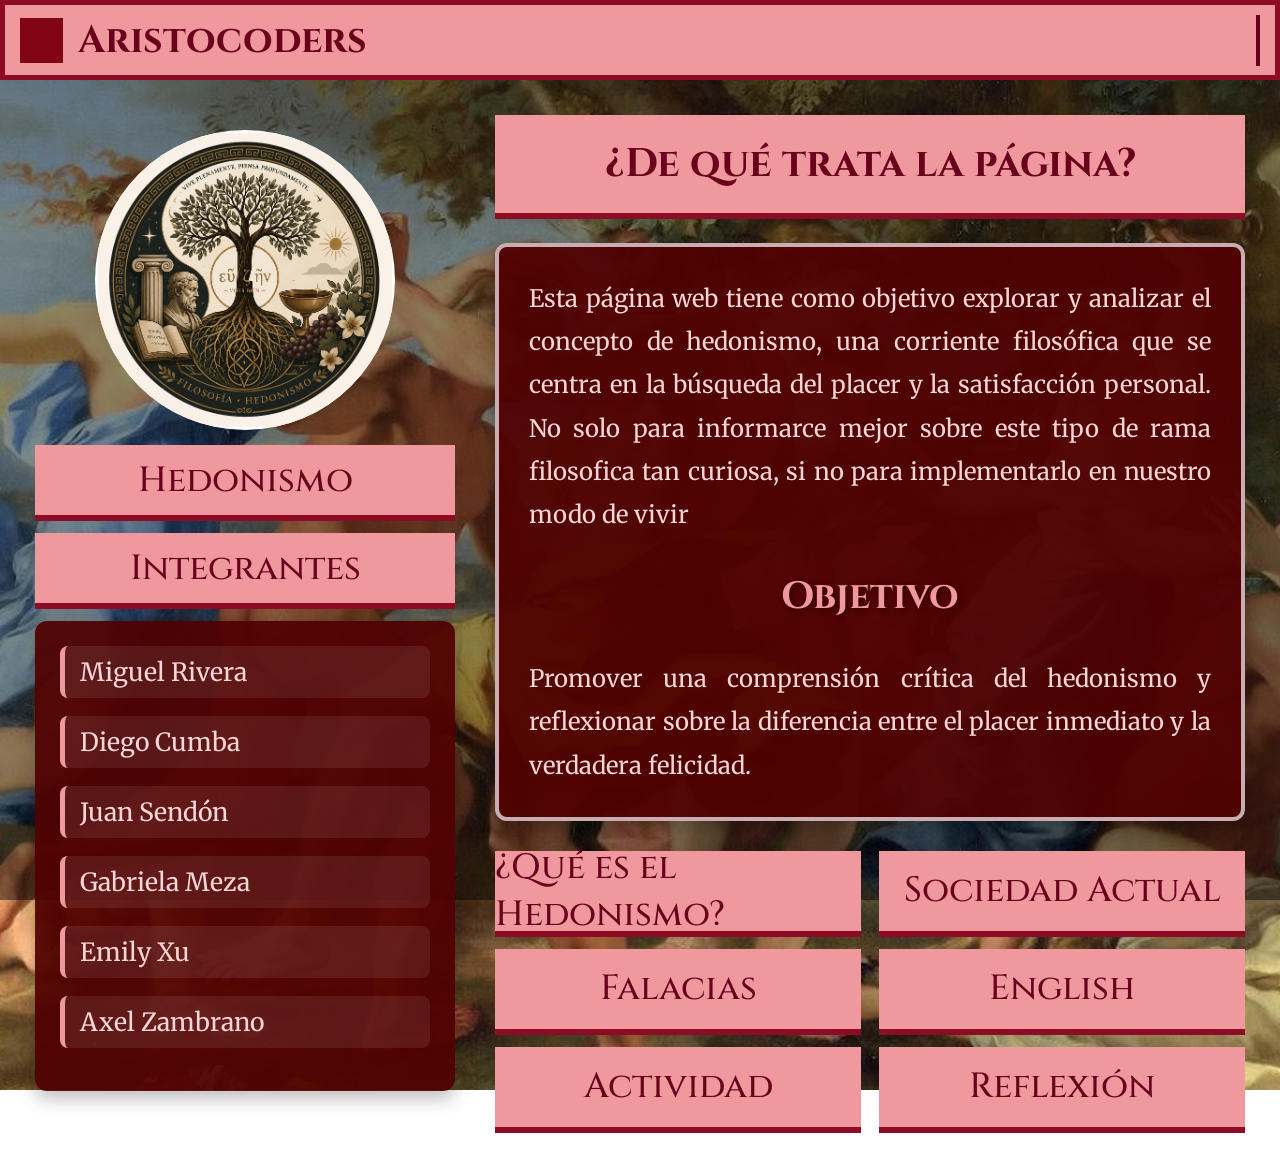
<file: docs/index.html>
<!DOCTYPE html>
<html lang="es">
<head>
<link href="https://fonts.googleapis.com/css2?family=Cinzel:wght@500;700&family=Merriweather:wght@300;400;700&display=swap" rel="stylesheet">
<meta charset="UTF-8">
<meta name="viewport" content="width=device-width, initial-scale=1.0">

<title>Pagina Web</title>

<link rel="stylesheet" href="CSS/main.css">

</head>

<body>

    <div id="intro">

    <div class="libro">

        <div class="tapa tapaIzquierda"></div>

        <div class="hoja"></div>

        <div class="tapa tapaDerecha"></div>

    </div>

</div>

<div id="pagina">

<header>

<div class="cuadrito"></div>

<h1 class="escribir">

Aristocoders
</h1>

</header>

<div class="contenedor">

    <aside class="izquierda">

    <div class="logo">
        <img src="Imagenes/Imagen3.png" alt="Logo">
    </div>

    <button class="btn">
        Hedonismo
    </button>

        <button class="btn">
            Integrantes
        </button>

        <div class="integrantes">

            <div>Miguel Rivera</div>
            <div>Diego Cumba</div>
            <div>Juan Sendón</div>
            <div>Gabriela Meza</div>
            <div>Emily Xu</div>
            <div>Axel Zambrano</div>



        </div>

    </aside>

    <section class="derecha">

        <h3 class="titulo">
    ¿De qué trata la página?
</h3>


        <div class="descripcion">
            
            <p>
                
                Esta página web tiene como objetivo explorar y analizar el concepto de hedonismo,
                 una corriente filosófica que se centra en la búsqueda del placer y la satisfacción personal. 
                No solo para informarce mejor sobre este tipo de rama filosofica tan curiosa, si no para implementarlo en nuestro modo de vivir
            </p>

            <br>

            <h3>Objetivo</h3>

            <br>

            <p>
                Promover una comprensión crítica del hedonismo y reflexionar sobre la diferencia entre el placer inmediato
                 y la verdadera felicidad.
            </p>

</div>

        <div class="opciones">
<a href="hedonismo.html" class="btn2">
    ¿Qué es el Hedonismo?
</a>

<a href="sociedad.html" class="btn2">
    Sociedad Actual
</a>

<a href="falacias.html" class="btn2">
    Falacias
</a>

<a href="english.html" class="btn2">
    English
</a>

<a href="actividad.html" class="btn2">
    Actividad
</a>

<a href="reflexion.html" class="btn2">
    Reflexión
</a>

        </div>

   </section>

</div>

</div>
<script>

if(sessionStorage.getItem("introVista")){

    document.body.classList.add("sinAnimacion");

}

else{

    sessionStorage.setItem("introVista","si");

}

</script>

</body>
</html>
</file>
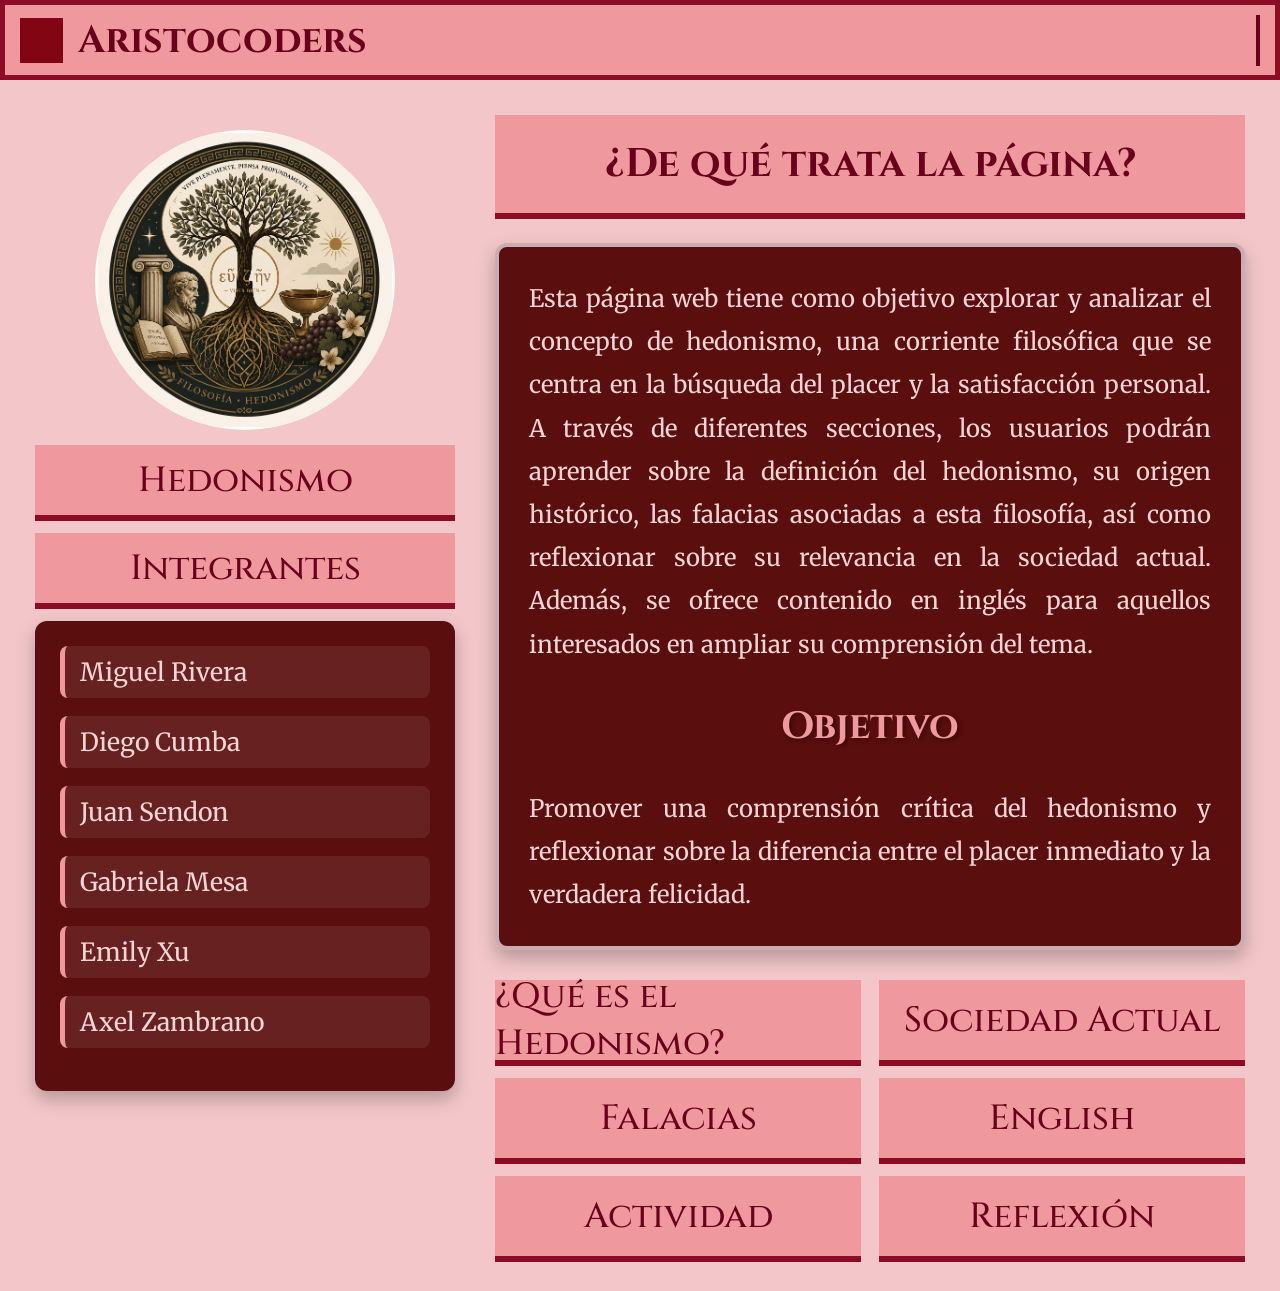
<file: HTML/index.html>
<!DOCTYPE html>
<html lang="es">
<head>
<link href="https://fonts.googleapis.com/css2?family=Cinzel:wght@500;700&family=Merriweather:wght@300;400;700&display=swap" rel="stylesheet">
<meta charset="UTF-8">
<meta name="viewport" content="width=device-width, initial-scale=1.0">

<title>Pagina Web</title>

<link rel="stylesheet" href="../CSS/main.css">

</head>

<body>

    <div id="intro">

    <div class="libro">

        <div class="tapa tapaIzquierda"></div>

        <div class="hoja"></div>

        <div class="tapa tapaDerecha"></div>

    </div>

</div>

<div id="pagina">

<header>

<div class="cuadrito"></div>

<h1 class="escribir">

Aristocoders
</h1>

</header>

<div class="contenedor">

    <aside class="izquierda">

    <div class="logo">
        <img src="../Imagenes/Imagen3.png" alt="Logo">
    </div>

    <button class="btn">
        Hedonismo
    </button>

        <button class="btn">
            Integrantes
        </button>

        <div class="integrantes">

            <div>Miguel Rivera</div>
            <div>Diego Cumba</div>
            <div>Juan Sendon</div>
            <div>Gabriela Mesa</div>
            <div>Emily Xu</div>
            <div>Axel Zambrano</div>



        </div>

    </aside>

    <section class="derecha">

        <h3 class="titulo">
    ¿De qué trata la página?
</h3>


        <div class="descripcion">
            
            <p>
                
                Esta página web tiene como objetivo explorar y analizar el concepto de hedonismo,
                 una corriente filosófica que se centra en la búsqueda del placer y la satisfacción personal. 
                 A través de diferentes secciones, los usuarios podrán aprender sobre la definición del hedonismo,
                  su origen histórico, las falacias asociadas a esta filosofía, así como reflexionar sobre su relevancia 
                  en la sociedad actual. Además, se ofrece contenido en inglés para aquellos interesados en ampliar su 
                  comprensión del tema.
               
            </p>

            <br>

            <h3>Objetivo</h3>

            <br>

            <p>
                Promover una comprensión crítica del hedonismo y reflexionar sobre la diferencia entre el placer inmediato
                 y la verdadera felicidad.
            </p>

</div>

        <div class="opciones">
<a href="hedonismo.html" class="btn2">
    ¿Qué es el Hedonismo?
</a>

<a href="sociedad.html" class="btn2">
    Sociedad Actual
</a>

<a href="falacias.html" class="btn2">
    Falacias
</a>

<a href="english.html" class="btn2">
    English
</a>

<a href="actividad.html" class="btn2">
    Actividad
</a>

<a href="reflexion.html" class="btn2">
    Reflexión
</a>

        </div>

   </section>

</div>

</div>

</body>
</html>
</file>
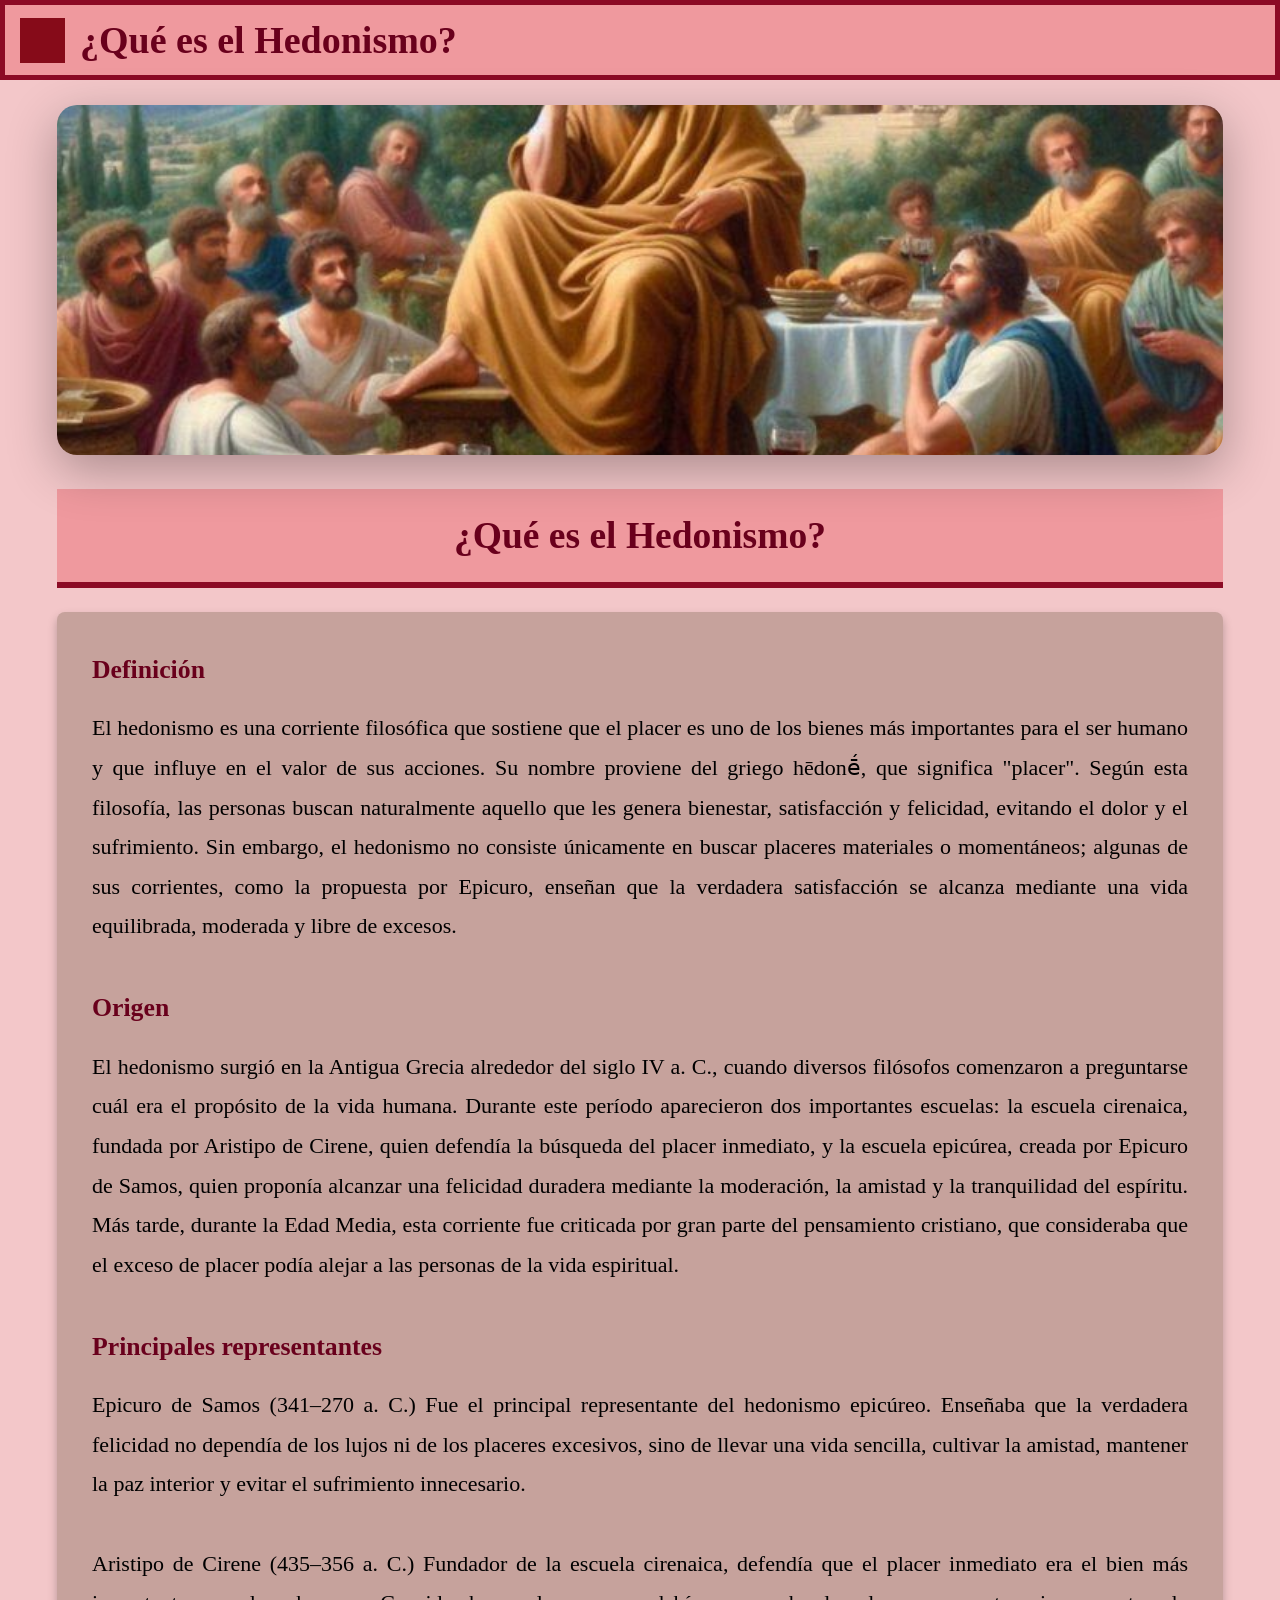
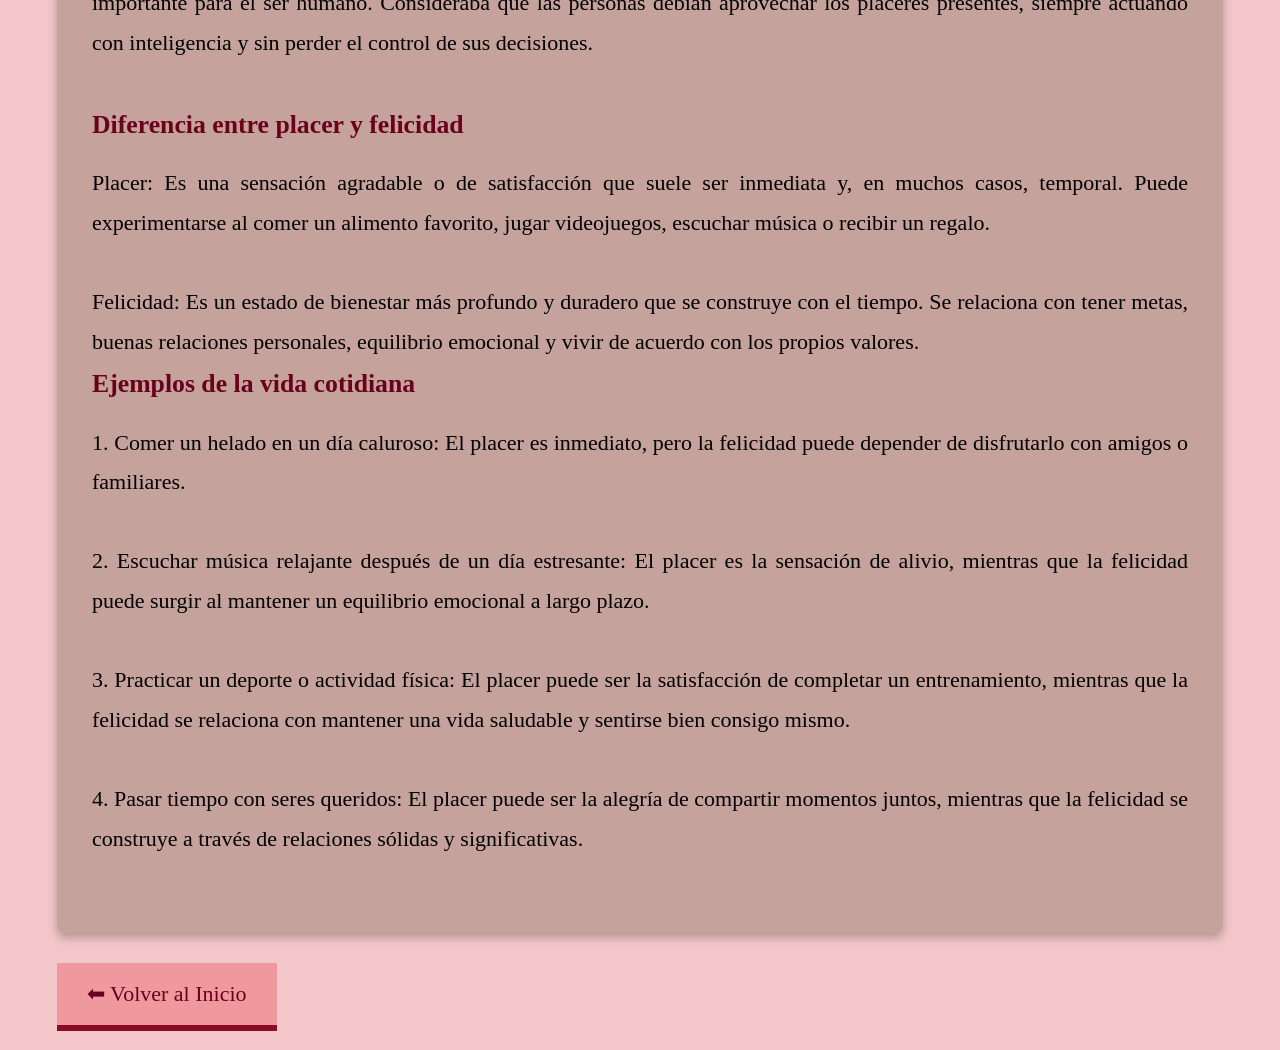
<file: hedonismo.html>
<!DOCTYPE html>
<html lang="es">

<head>

<meta charset="UTF-8">
<meta name="viewport" content="width=device-width, initial-scale=1.0">

<title>¿Qué es el Hedonismo?</title>

<link rel="stylesheet" href="Estilo.css">

</head>

<body>

<header>

<div class="cuadrito"></div>

<h1>¿Qué es el Hedonismo?</h1>

</header>

<main class="paginaHedonismo">

<img src="Imagenes/Picuro.png" class="imagenPrincipal" alt="Representación del hedonismo">

<div class="tituloCaja">

<h2>¿Qué es el Hedonismo?</h2>

</div>

<div class="texto">

<h3>Definición</h3>

<p>
    
El hedonismo es una corriente filosófica
 que sostiene que el placer es uno de los bienes más importantes para el ser humano
  y que influye en el valor de sus acciones. Su nombre proviene del griego hēdonḗ, que significa "placer". 
  Según esta filosofía, las personas buscan naturalmente aquello que les genera bienestar, satisfacción y felicidad,
   evitando el dolor y el sufrimiento. Sin embargo, el hedonismo no consiste únicamente en buscar placeres 
   materiales o momentáneos; algunas de sus corrientes, como la propuesta por Epicuro, enseñan 
 que la verdadera satisfacción se alcanza mediante una vida equilibrada, moderada y libre de excesos.
</p>

<br>

<h3>Origen</h3>

<p>

El hedonismo surgió en la Antigua Grecia alrededor del siglo IV a. C.,
 cuando diversos filósofos comenzaron a preguntarse cuál era el propósito de la vida humana.
  Durante este período aparecieron dos importantes escuelas: la escuela cirenaica, fundada por Aristipo de Cirene, 
  quien defendía la búsqueda del placer inmediato, y la escuela epicúrea, creada por Epicuro de Samos, quien 
  proponía alcanzar una felicidad duradera mediante la moderación, la amistad y la tranquilidad del espíritu. 
  Más tarde, durante la Edad Media, esta corriente fue criticada por gran parte del pensamiento cristiano, 
 que consideraba que el exceso de placer podía alejar a las personas de la vida espiritual.
</p>

<br>

<h3>Principales representantes</h3>

<p>
    Epicuro de Samos (341–270 a. C.)

Fue el principal representante del hedonismo epicúreo. 
Enseñaba que la verdadera felicidad no dependía de los lujos ni de los placeres excesivos,
 sino de llevar una vida sencilla, cultivar la amistad, mantener la paz interior y evitar el 
 sufrimiento innecesario.
 </p>
 
<br>

 <p>

 Aristipo de Cirene (435–356 a. C.)

Fundador de la escuela cirenaica, defendía que el placer inmediato era el bien más importante para el 
ser humano. Consideraba que las personas debían aprovechar los placeres presentes, 
siempre actuando con inteligencia y sin perder el control de sus decisiones.
</p>

<br>

<h3>Diferencia entre placer y felicidad</h3>
    
 <p>
    Placer: Es una sensación agradable o de satisfacción que suele ser inmediata y, en muchos casos, temporal. 
    Puede experimentarse al comer un alimento favorito, jugar videojuegos, escuchar música o recibir un regalo.
 </p>

<br>

 <p>
    Felicidad: Es un estado de bienestar más profundo y duradero que se construye con el tiempo. 
    Se relaciona con tener metas, buenas relaciones personales,
     equilibrio emocional y vivir de acuerdo con los propios valores.
 </p>

 <h3>Ejemplos de la vida cotidiana</h3>

 <p>
    
    1. Comer un helado en un día caluroso: El placer es inmediato, pero la felicidad puede depender de disfrutarlo con amigos o familiares.
 </p>

 <br>

 <p>
    2. Escuchar música relajante después de un día estresante: El placer es la sensación de alivio, mientras que la felicidad puede surgir al mantener un equilibrio emocional a largo plazo.
 </p>

<br>

 <p>
    3. Practicar un deporte o actividad física: El placer puede ser la satisfacción de completar un entrenamiento, mientras que la felicidad se relaciona con mantener una vida saludable y sentirse bien consigo mismo.
 </p>

<br>

 <p>
    4. Pasar tiempo con seres queridos: El placer puede ser la alegría de compartir momentos juntos, mientras que la felicidad se construye a través de relaciones sólidas y significativas.
 </p>

<br>

</div>

<a href="index.html" class="volver">

⬅ Volver al Inicio

</a>

</main>

</body>

</html>
</file>
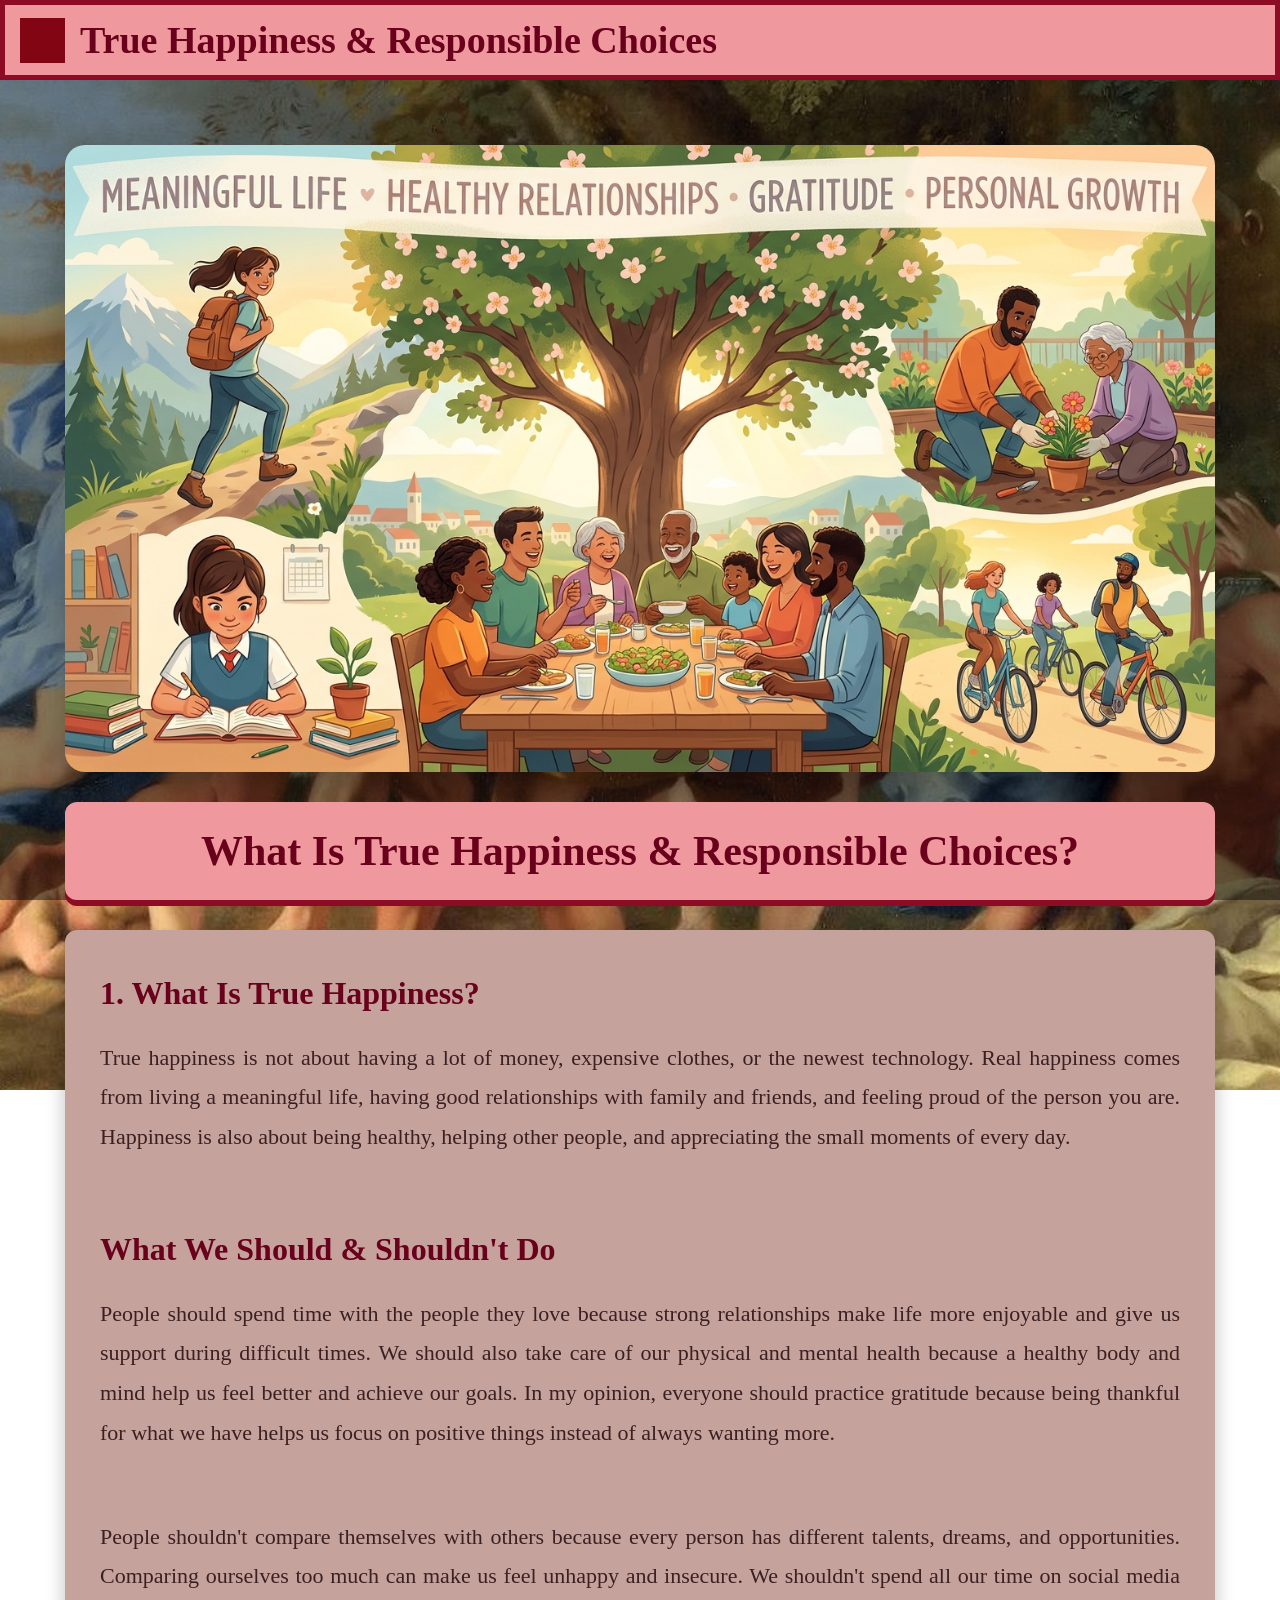
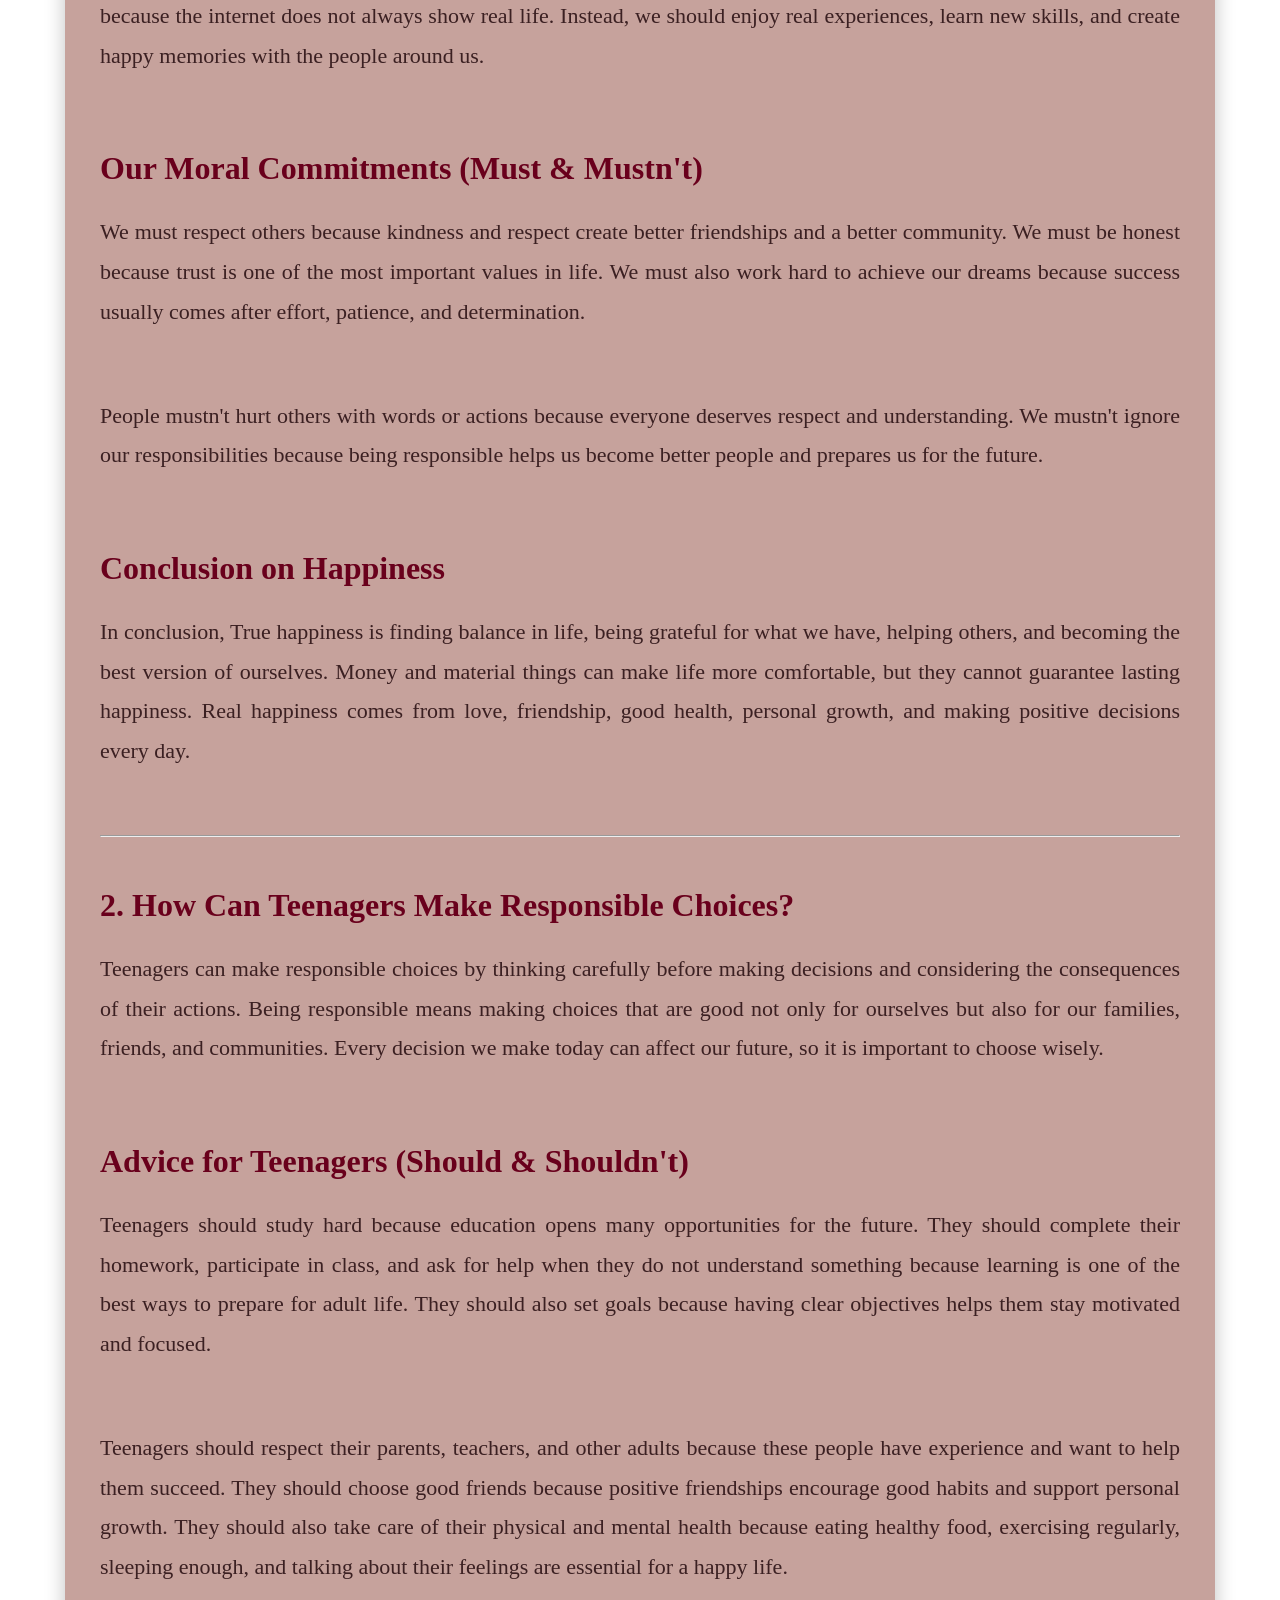
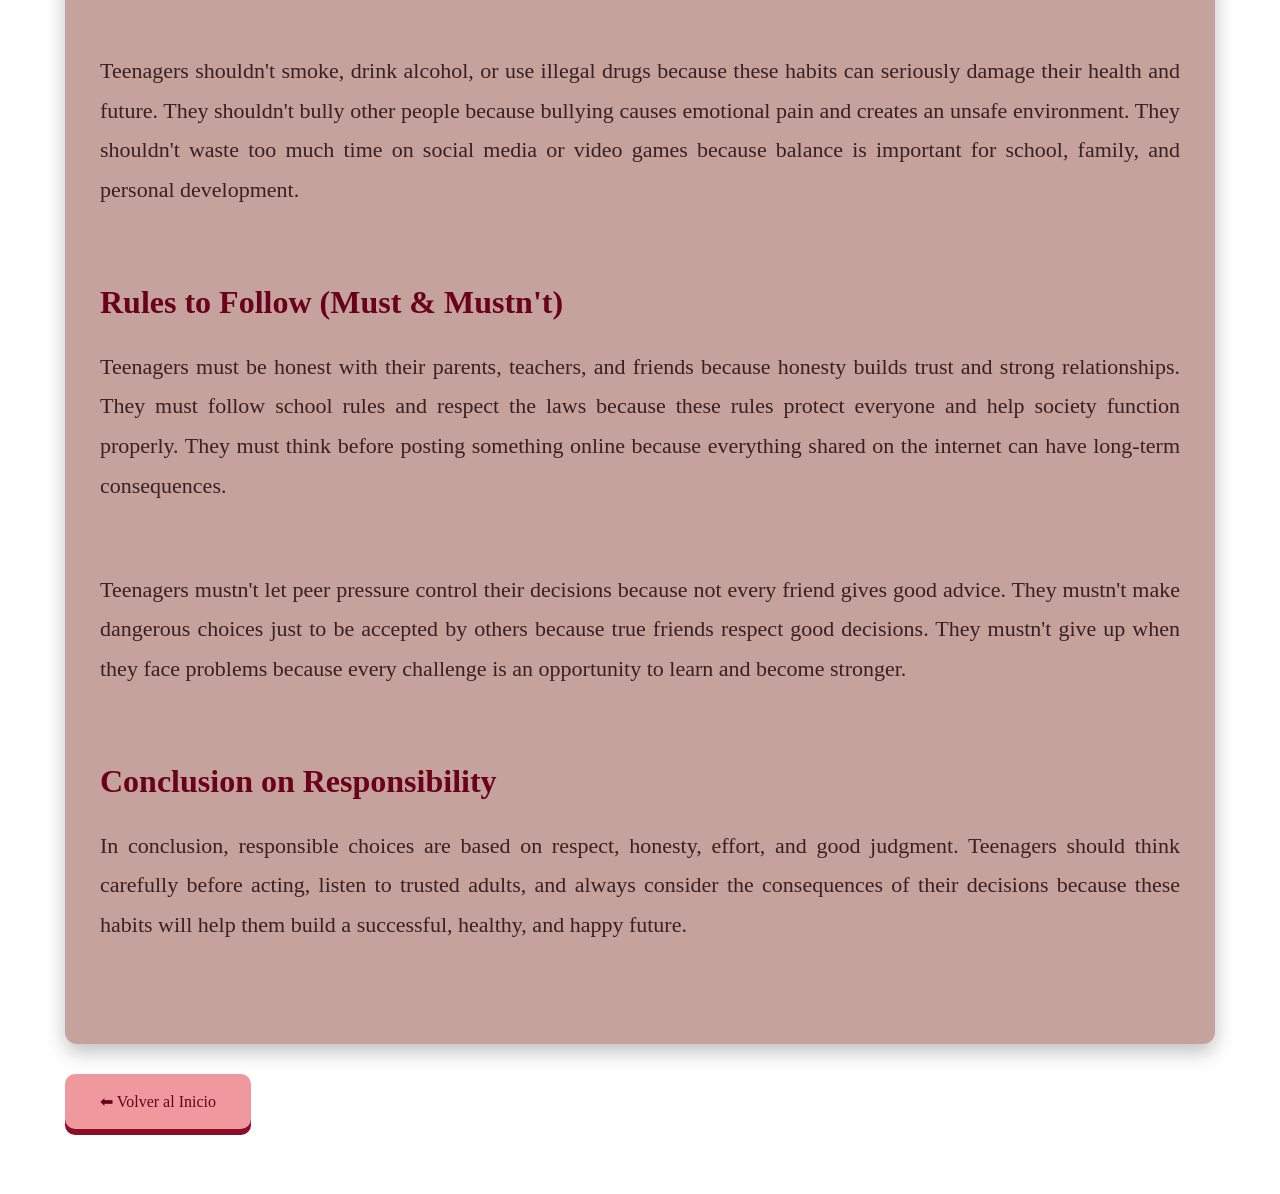
<file: docs/english.html>
<!DOCTYPE html>
<html lang="es">

<head>

    <meta charset="UTF-8">
    <meta name="viewport" content="width=device-width, initial-scale=1.0">

    <title>True Happiness & Responsible Choices</title>

    <link rel="stylesheet" href="CSS/main.css">
    <link rel="stylesheet" href="CSS/PÁGINA HEDONISMO.css">

</head>

<body>

    <header>

        <div class="cuadrito"></div>

        <h1>True Happiness & Responsible Choices</h1>

    </header>

    <main class="paginaHedonismo">

    
        <img src="Imagenes/ingles.png" class="imagenPrincipal" alt="True Happiness & Responsible Choices">

        <div class="tituloCaja">

            <h2>What Is True Happiness & Responsible Choices?</h2>

        </div>

        <div class="texto">

            <h3>1. What Is True Happiness?</h3>

            <p>
            True happiness is not about having a lot of money, expensive clothes, or the newest technology. Real happiness comes from living a meaningful life, having good relationships with family and friends, and feeling proud of the person you are. Happiness is also about being healthy, helping other people, and appreciating the small moments of every day.
            </p>

            <br>

            <h3>What We Should & Shouldn't Do</h3>

            <p>
                People should spend time with the people they love because strong relationships make life more enjoyable and give us support during difficult times. We should also take care of our physical and mental health because a healthy body and mind help us feel better and achieve our goals. In my opinion, everyone should practice gratitude because being thankful for what we have helps us focus on positive things instead of always wanting more.
            </p>

            <br>

            <p>
                People shouldn't compare themselves with others because every person has different talents, dreams, and opportunities. Comparing ourselves too much can make us feel unhappy and insecure. We shouldn't spend all our time on social media because the internet does not always show real life. Instead, we should enjoy real experiences, learn new skills, and create happy memories with the people around us.
            </p>

            <br>

            <h3>Our Moral Commitments (Must & Mustn't)</h3>

            <p>
                We must respect others because kindness and respect create better friendships and a better community. We must be honest because trust is one of the most important values in life. We must also work hard to achieve our dreams because success usually comes after effort, patience, and determination.
            </p>

            <br>

            <p>
                People mustn't hurt others with words or actions because everyone deserves respect and understanding. We mustn't ignore our responsibilities because being responsible helps us become better people and prepares us for the future.
            </p>

            <br>

            <h3>Conclusion on Happiness</h3>

            <p>
                In conclusion, True happiness is finding balance in life, being grateful for what we have, helping others, and becoming the best version of ourselves. Money and material things can make life more comfortable, but they cannot guarantee lasting happiness. Real happiness comes from love, friendship, good health, personal growth, and making positive decisions every day.
            </p>

            <br><hr><br>

            <h3>2. How Can Teenagers Make Responsible Choices?</h3>

            <p>
             Teenagers can make responsible choices by thinking carefully before making decisions and considering the consequences of their actions. Being responsible means making choices that are good not only for ourselves but also for our families, friends, and communities. Every decision we make today can affect our future, so it is important to choose wisely.
            </p>

            <br>

            <h3>Advice for Teenagers (Should & Shouldn't)</h3>

            <p>
                Teenagers should study hard because education opens many opportunities for the future. They should complete their homework, participate in class, and ask for help when they do not understand something because learning is one of the best ways to prepare for adult life. They should also set goals because having clear objectives helps them stay motivated and focused.
            </p>

            <br>

            <p>
                Teenagers should respect their parents, teachers, and other adults because these people have experience and want to help them succeed. They should choose good friends because positive friendships encourage good habits and support personal growth. They should also take care of their physical and mental health because eating healthy food, exercising regularly, sleeping enough, and talking about their feelings are essential for a happy life.
            </p>

            <br>

            <p>
                Teenagers shouldn't smoke, drink alcohol, or use illegal drugs because these habits can seriously damage their health and future. They shouldn't bully other people because bullying causes emotional pain and creates an unsafe environment. They shouldn't waste too much time on social media or video games because balance is important for school, family, and personal development.
            </p>

            <br>

            <h3>Rules to Follow (Must & Mustn't)</h3>

            <p>
                Teenagers must be honest with their parents, teachers, and friends because honesty builds trust and strong relationships. They must follow school rules and respect the laws because these rules protect everyone and help society function properly. They must think before posting something online because everything shared on the internet can have long-term consequences.
            </p>

            <br>

            <p>
                Teenagers mustn't let peer pressure control their decisions because not every friend gives good advice. They mustn't make dangerous choices just to be accepted by others because true friends respect good decisions. They mustn't give up when they face problems because every challenge is an opportunity to learn and become stronger.
            </p>

            <br>

            <h3>Conclusion on Responsibility</h3>

            <p>
                In conclusion, responsible choices are based on respect, honesty, effort, and good judgment. Teenagers should think carefully before acting, listen to trusted adults, and always consider the consequences of their decisions because these habits will help them build a successful, healthy, and happy future.
            </p>

            <br>

        </div>

        <a href="index.html" class="volver">

            ⬅ Volver al Inicio

        </a>

    </main>

</body>

</html>
</file>
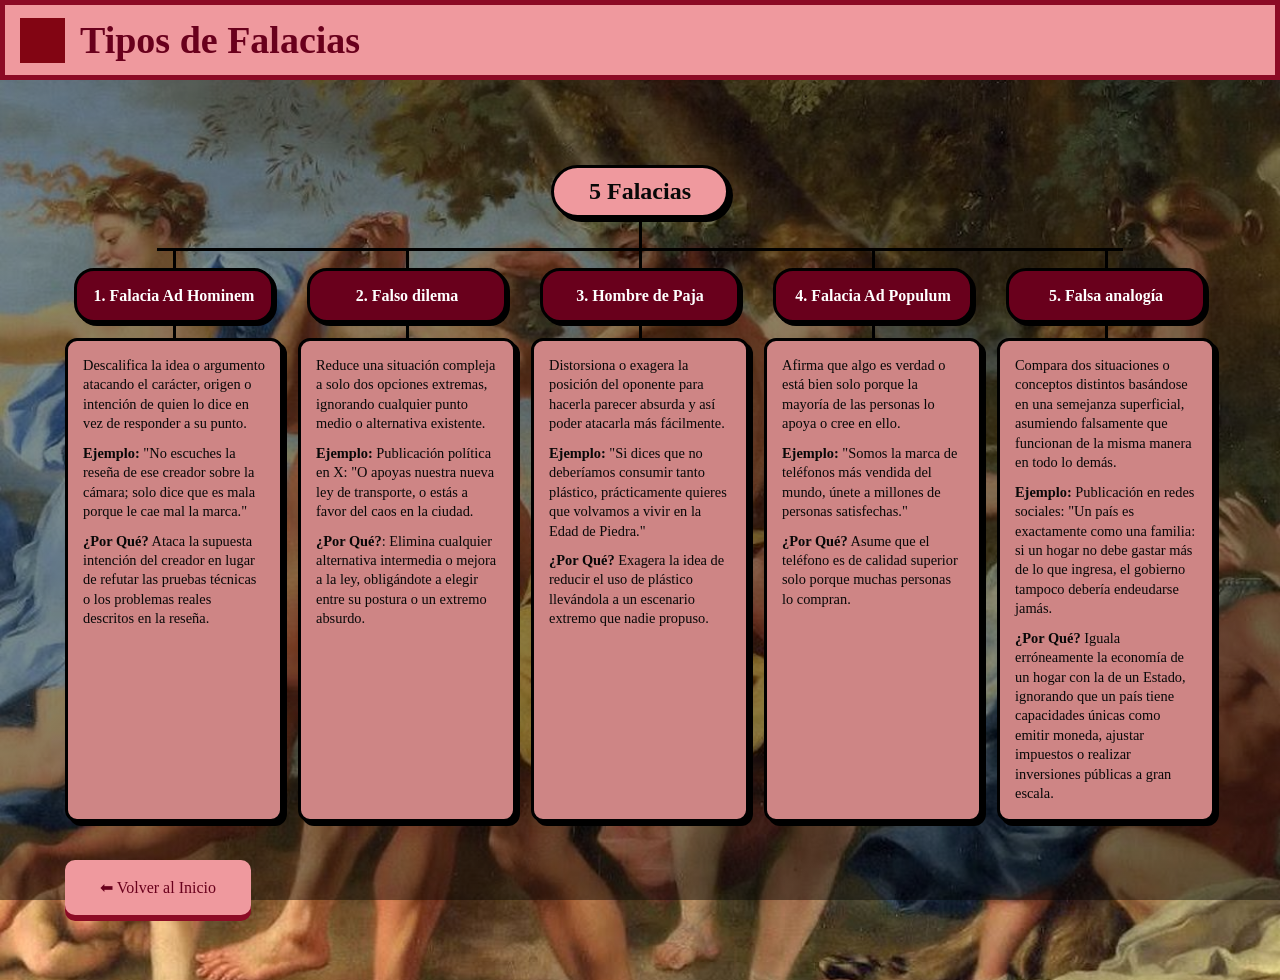
<file: docs/falacias.html>
<!DOCTYPE html>
<html lang="es">

<head>
    <meta charset="UTF-8">
    <meta name="viewport" content="width=device-width, initial-scale=1.0">
    <title>Tipos de Falacias</title>
    <link rel="stylesheet" href="CSS/main.css">
    <link rel="stylesheet" href="CSS/FALACIAS.css">
</head>

<body>

    <header>
        <div class="cuadrito"></div>
        <h1>Tipos de Falacias</h1>
    </header>

    <main class="paginaHedonismo">

        <!-- MAPA CONCEPTUAL -->
        <div class="mapa-conceptual">

            <!-- Título Principal (Nodo Raíz) -->
            <div class="nodo-principal">
                <h2>5 Falacias</h2>
            </div>

            <div class="linea-vertical-principal"></div>

            <!-- Contenedor de las Ramas / Falacias -->
            <div class="contenedor-ramas">

                <!-- 1. Falacia Ad Hominem -->
                <div class="tarjeta-falacia">
                    <div class="titulo-falacia">
                        <h3>1. Falacia Ad Hominem</h3>
                    </div>
                    <div class="linea-intermedia"></div>
                    <div class="contenido-falacia">
                        <p>Descalifica la idea o argumento atacando el carácter, origen o intención de quien lo dice en vez de responder a su punto.</p>
                        <p><strong>Ejemplo:</strong> "No escuches la reseña de ese creador sobre la cámara; solo dice que es mala porque le cae mal la marca."</p>
                        <p><strong>¿Por Qué?</strong> Ataca la supuesta intención del creador en lugar de refutar las pruebas técnicas o los problemas reales descritos en la reseña.</p>
                    </div>
                </div>

                <!-- 2. Falacia Naturalista -->
                <div class="tarjeta-falacia">
                    <div class="titulo-falacia">
                        <h3>2. Falso dilema</h3>
                    </div>
                    <div class="linea-intermedia"></div>
                    <div class="contenido-falacia">
                        <p>Reduce una situación compleja a solo dos opciones extremas, ignorando cualquier punto medio o alternativa existente.</p>
                        <p><strong>Ejemplo:</strong>  Publicación política en X: "O apoyas nuestra nueva ley de transporte, o estás a favor del caos en la ciudad.</p>
                        <p><strong>¿Por Qué?</strong>: Elimina cualquier alternativa intermedia o mejora a la ley, obligándote a elegir entre su postura o un extremo absurdo.</p>
                    </div>
                </div>

                <!-- 3. Falacia del Hombre de Paja -->
                <div class="tarjeta-falacia">
                    <div class="titulo-falacia">
                        <h3>3. Hombre de Paja</h3>
                    </div>
                    <div class="linea-intermedia"></div>
                    <div class="contenido-falacia">
                        <p>Distorsiona o exagera la posición del oponente para hacerla parecer absurda y así poder atacarla más fácilmente.</p>
                        <p><strong>Ejemplo:</strong> "Si dices que no deberíamos consumir tanto plástico, prácticamente quieres que volvamos a vivir en la Edad de Piedra."</p>
                        <p><strong>¿Por Qué?</strong> Exagera la idea de reducir el uso de plástico llevándola a un escenario extremo que nadie propuso.</p>
                    </div>
                </div>

                <!-- 4. Falacia Ad Populum -->
                <div class="tarjeta-falacia">
                    <div class="titulo-falacia">
                        <h3>4. Falacia Ad Populum</h3>
                    </div>
                    <div class="linea-intermedia"></div>
                    <div class="contenido-falacia">
                        <p>Afirma que algo es verdad o está bien solo porque la mayoría de las personas lo apoya o cree en ello.</p>
                        <p><strong>Ejemplo:</strong> "Somos la marca de teléfonos más vendida del mundo, únete a millones de personas satisfechas."</p>
                        <p><strong>¿Por Qué?</strong> Asume que el teléfono es de calidad superior solo porque muchas personas lo compran.</p>
                    </div>
                </div>

                <!-- 5. Falsa Dicotomía -->
                <div class="tarjeta-falacia">
                    <div class="titulo-falacia">
                        <h3>5. Falsa analogía</h3>
                    </div>
                    <div class="linea-intermedia"></div>
                    <div class="contenido-falacia">
                        <p>Compara dos situaciones o conceptos distintos basándose en una semejanza superficial, asumiendo falsamente que funcionan de la misma manera en todo lo demás.</p>
                        <p><strong>Ejemplo:</strong> Publicación en redes sociales: "Un país es exactamente como una familia: si un hogar no debe gastar más de lo que ingresa, el gobierno tampoco debería endeudarse jamás.</p>
                        <p><strong>¿Por Qué?</strong> Iguala erróneamente la economía de un hogar con la de un Estado, ignorando que un país tiene capacidades únicas como emitir moneda, ajustar impuestos o realizar inversiones públicas a gran escala.</p>
                    </div>
                </div>

            </div>
        </div>

        <br>
        <a href="index.html" class="volver">⬅ Volver al Inicio</a>

    </main>

</body>

</html>
</file>
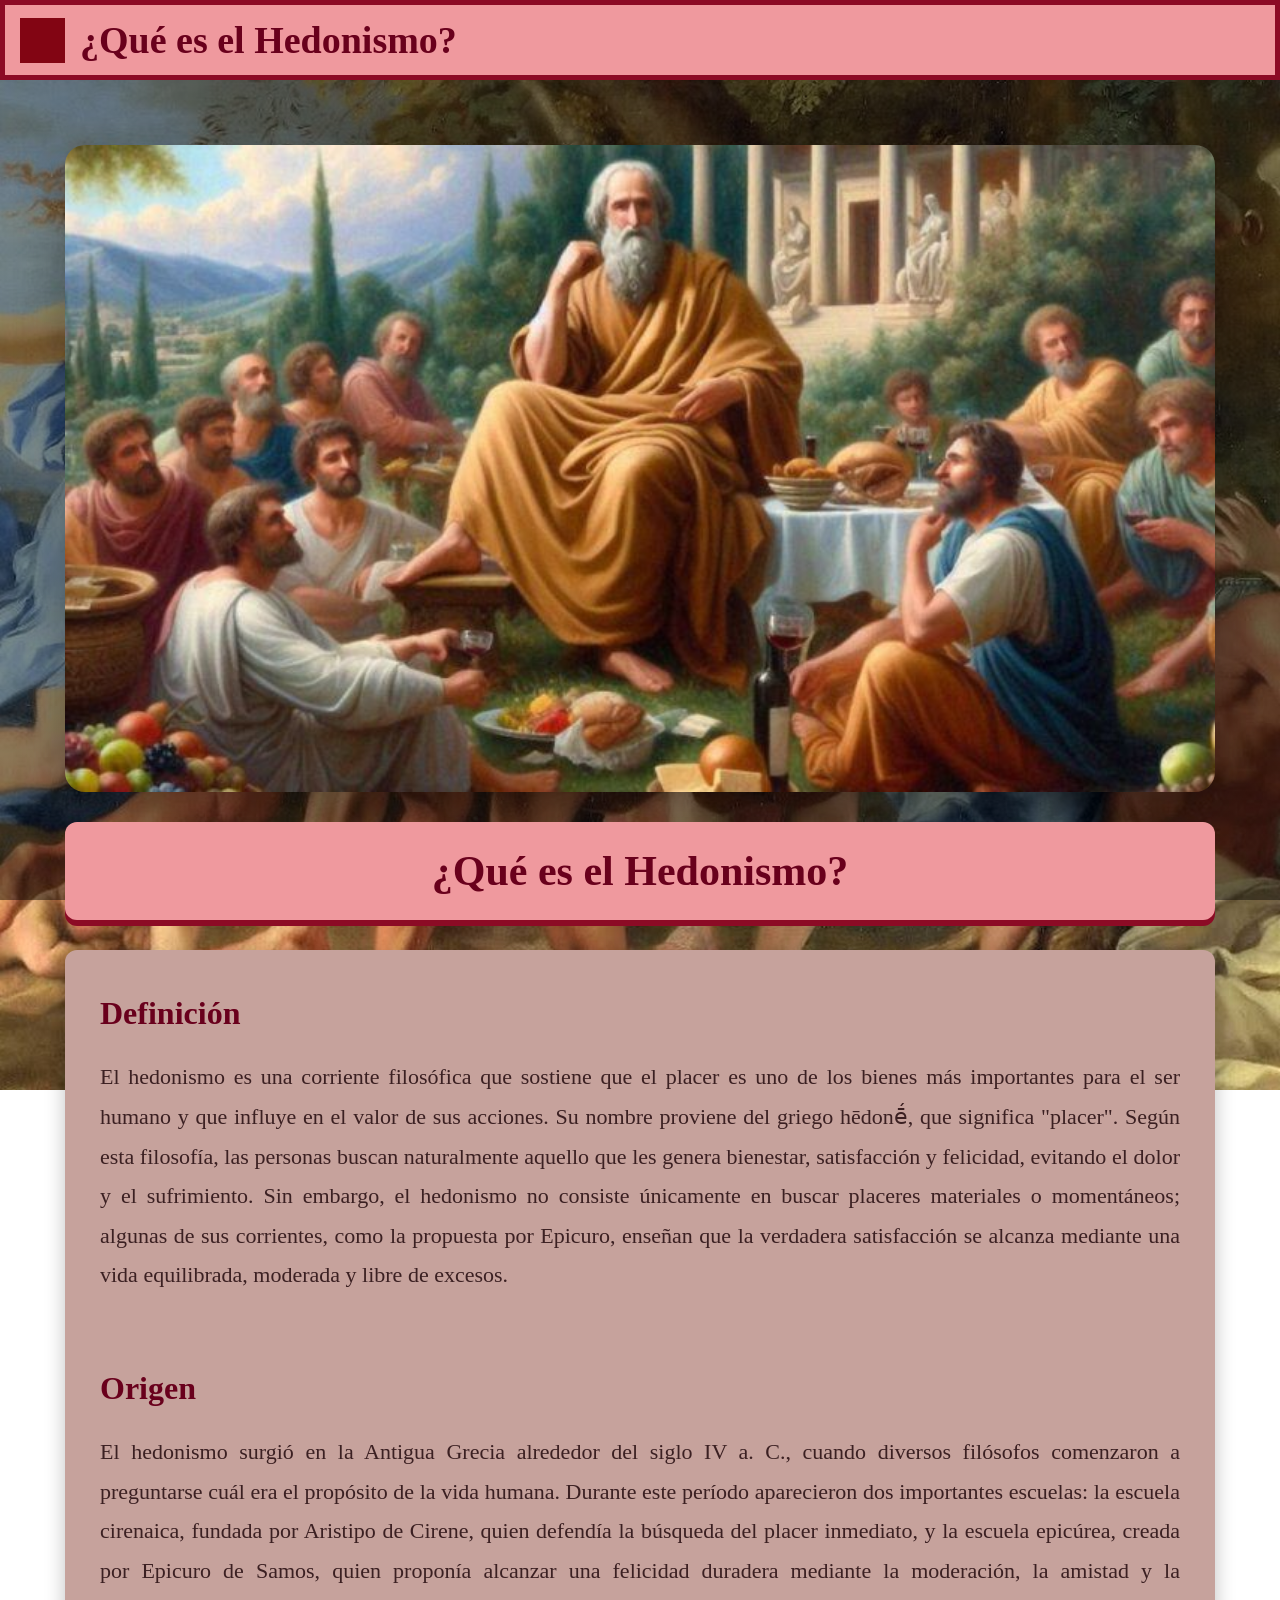
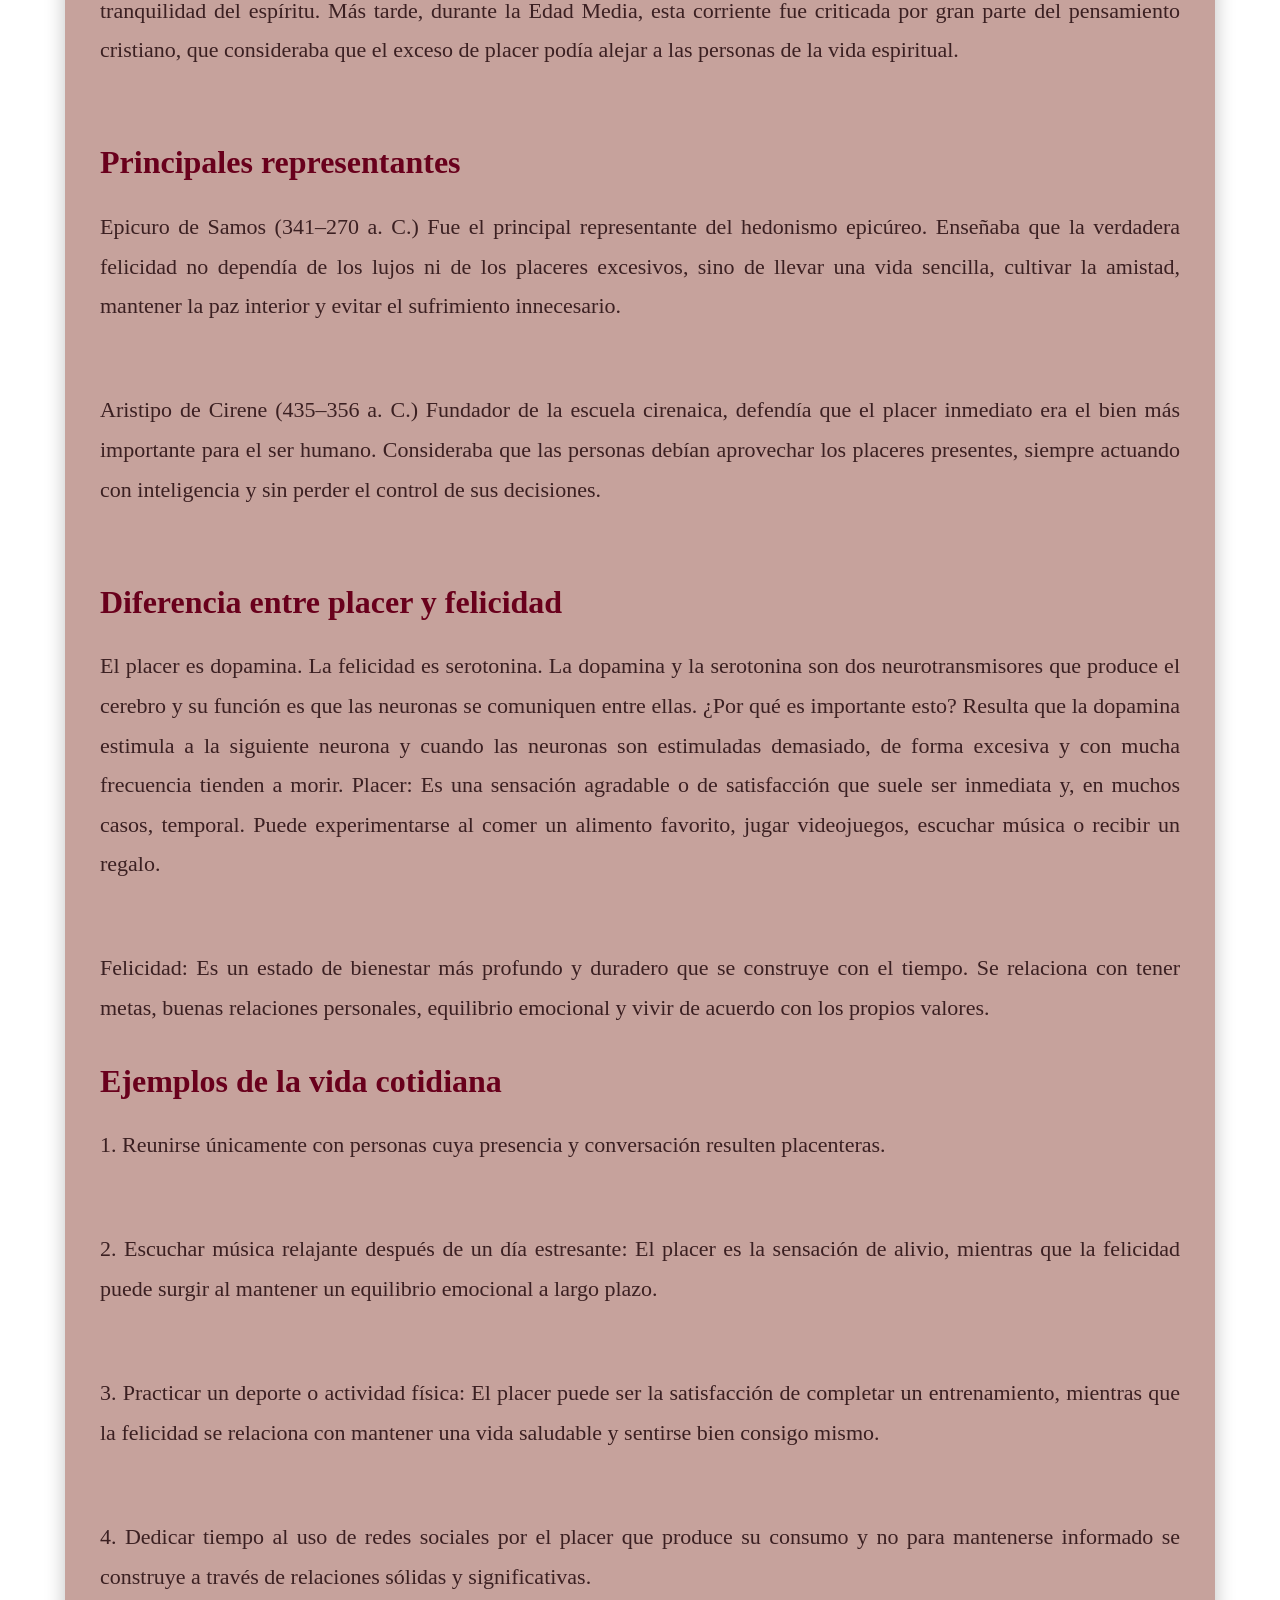
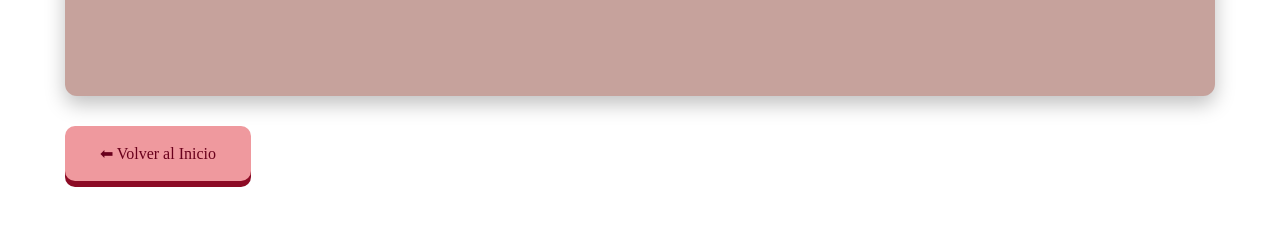
<file: docs/hedonismo.html>
<!DOCTYPE html>
<html lang="es">

<head>

<meta charset="UTF-8">
<meta name="viewport" content="width=device-width, initial-scale=1.0">

<title>¿Qué es el Hedonismo?</title>

<link rel="stylesheet" href="CSS/main.css">
<link rel="stylesheet" href="CSS/PÁGINA HEDONISMO.css">

</head>

<body>

<header>

<div class="cuadrito"></div>

<h1>¿Qué es el Hedonismo?</h1>

</header>

<main class="paginaHedonismo">

<img src="Imagenes/Picuro.png" class="imagenPrincipal" alt="Representación del hedonismo">

<div class="tituloCaja">

<h2>¿Qué es el Hedonismo?</h2>

</div>

<div class="texto">

<h3>Definición</h3>

<p>
    
El hedonismo es una corriente filosófica
 que sostiene que el placer es uno de los bienes más importantes para el ser humano
  y que influye en el valor de sus acciones. Su nombre proviene del griego hēdonḗ, que significa "placer". 
  Según esta filosofía, las personas buscan naturalmente aquello que les genera bienestar, satisfacción y felicidad,
   evitando el dolor y el sufrimiento. Sin embargo, el hedonismo no consiste únicamente en buscar placeres 
   materiales o momentáneos; algunas de sus corrientes, como la propuesta por Epicuro, enseñan 
 que la verdadera satisfacción se alcanza mediante una vida equilibrada, moderada y libre de excesos.
</p>

<br>

<h3>Origen</h3>

<p>

El hedonismo surgió en la Antigua Grecia alrededor del siglo IV a. C.,
 cuando diversos filósofos comenzaron a preguntarse cuál era el propósito de la vida humana.
  Durante este período aparecieron dos importantes escuelas: la escuela cirenaica, fundada por Aristipo de Cirene, 
  quien defendía la búsqueda del placer inmediato, y la escuela epicúrea, creada por Epicuro de Samos, quien 
  proponía alcanzar una felicidad duradera mediante la moderación, la amistad y la tranquilidad del espíritu. 
  Más tarde, durante la Edad Media, esta corriente fue criticada por gran parte del pensamiento cristiano, 
 que consideraba que el exceso de placer podía alejar a las personas de la vida espiritual.
</p>

<br>

<h3>Principales representantes</h3>

<p>
    Epicuro de Samos (341–270 a. C.)

Fue el principal representante del hedonismo epicúreo. 
Enseñaba que la verdadera felicidad no dependía de los lujos ni de los placeres excesivos,
 sino de llevar una vida sencilla, cultivar la amistad, mantener la paz interior y evitar el 
 sufrimiento innecesario.
 </p>
 
<br>

 <p>

 Aristipo de Cirene (435–356 a. C.)

Fundador de la escuela cirenaica, defendía que el placer inmediato era el bien más importante para el 
ser humano. Consideraba que las personas debían aprovechar los placeres presentes, 
siempre actuando con inteligencia y sin perder el control de sus decisiones.
</p>

<br>

<h3>Diferencia entre placer y felicidad</h3>
    
 <p>
   El placer es dopamina. La felicidad es serotonina. La dopamina y la
serotonina son dos neurotransmisores que produce el cerebro y su
función es que las neuronas se comuniquen entre ellas. ¿Por qué es
importante esto? Resulta que la dopamina estimula a la siguiente
neurona y cuando las neuronas son estimuladas demasiado, de forma
excesiva y con mucha frecuencia tienden a morir.

    Placer: Es una sensación agradable o de satisfacción que suele ser inmediata y, en muchos casos, temporal. 
    Puede experimentarse al comer un alimento favorito, jugar videojuegos, escuchar música o recibir un regalo.
 </p>

<br>

 <p>
    Felicidad: Es un estado de bienestar más profundo y duradero que se construye con el tiempo. 
    Se relaciona con tener metas, buenas relaciones personales,
     equilibrio emocional y vivir de acuerdo con los propios valores.
 </p>

 <h3>Ejemplos de la vida cotidiana</h3>

 <p>
    
    1. Reunirse únicamente con personas cuya presencia y conversación
resulten placenteras.
 </p>

 <br>

 <p>
    2. Escuchar música relajante después de un día estresante: El placer es la sensación de alivio, mientras que la felicidad puede surgir al mantener un equilibrio emocional a largo plazo.
 </p>

<br>

 <p>
    3. Practicar un deporte o actividad física: El placer puede ser la satisfacción de completar un entrenamiento, mientras que la felicidad se relaciona con mantener una vida saludable y sentirse bien consigo mismo.
 </p>

<br>

 <p>
    4. Dedicar tiempo al uso de redes sociales por el placer que produce su
    consumo y no para mantenerse informado se construye a través de relaciones sólidas y significativas.
 </p>

<br>

</div>

<a href="index.html" class="volver">

⬅ Volver al Inicio

</a>

</main>

</body>

</html>
</file>
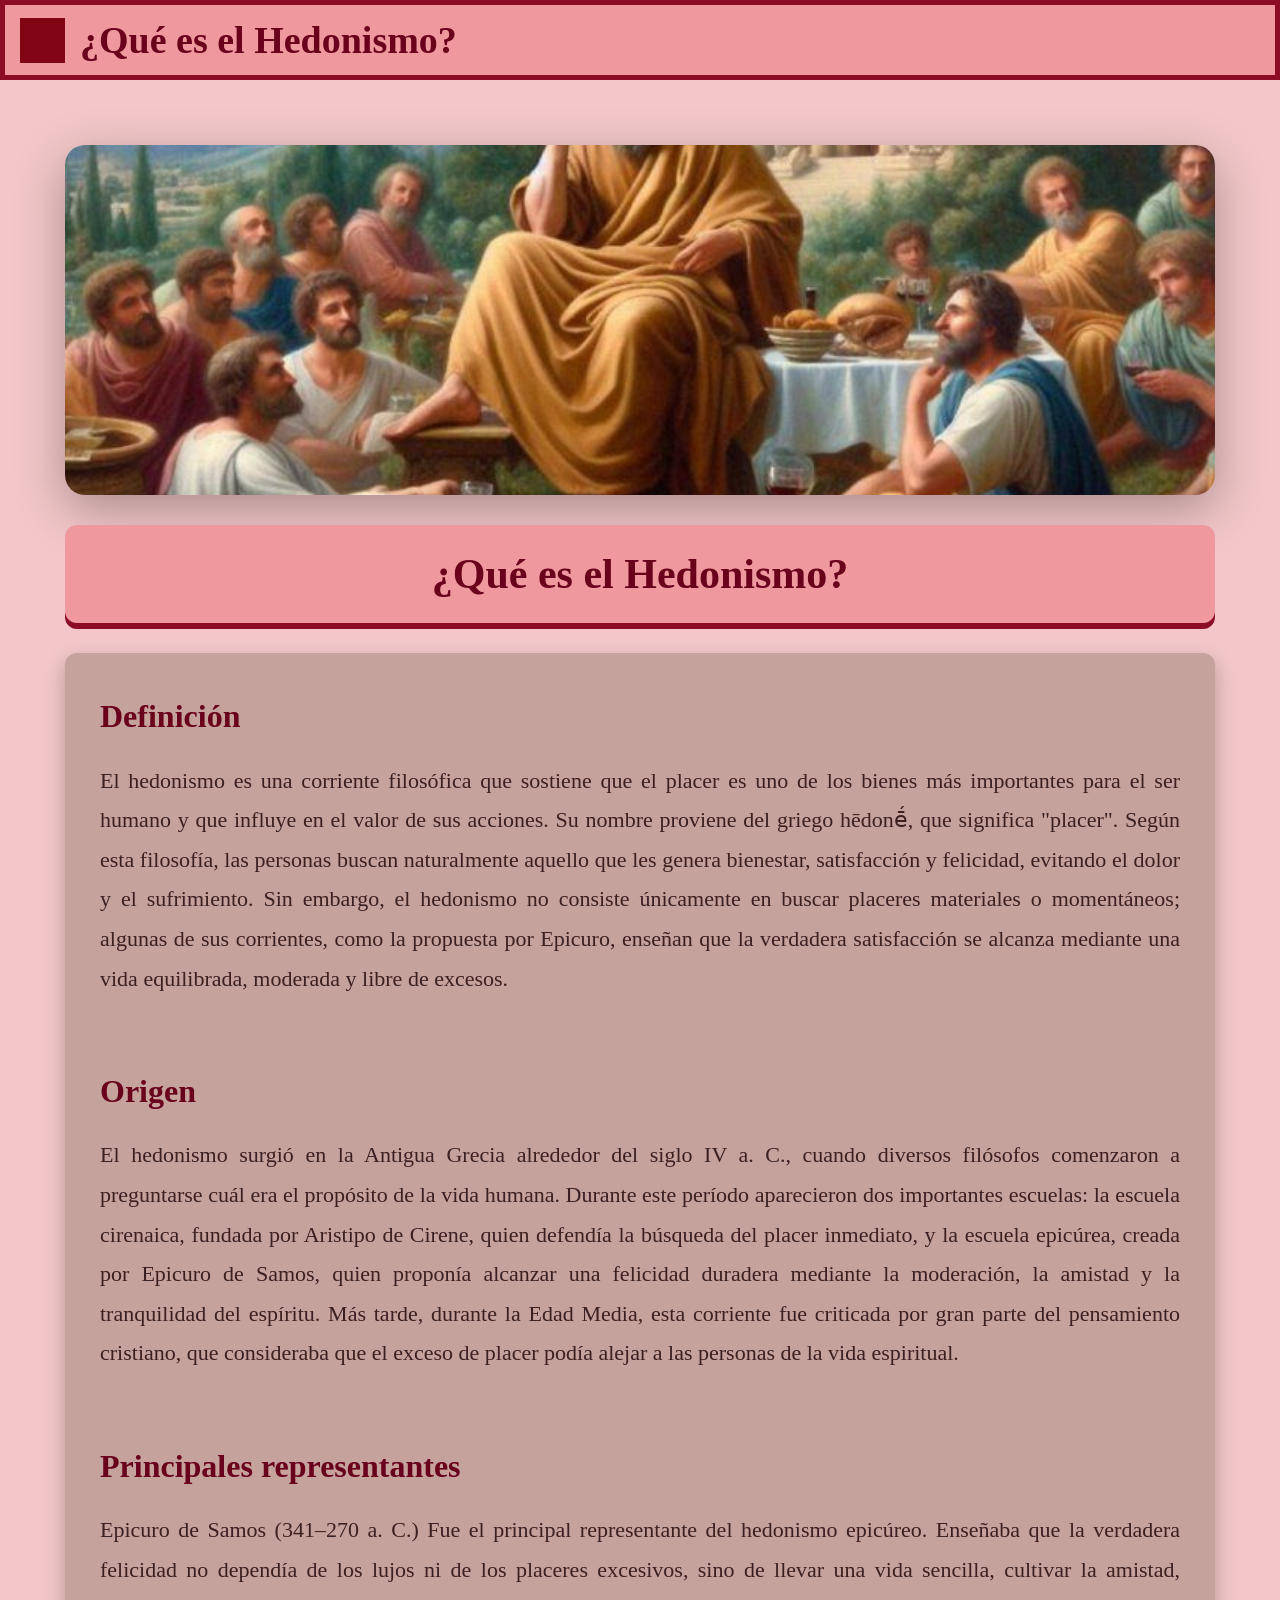
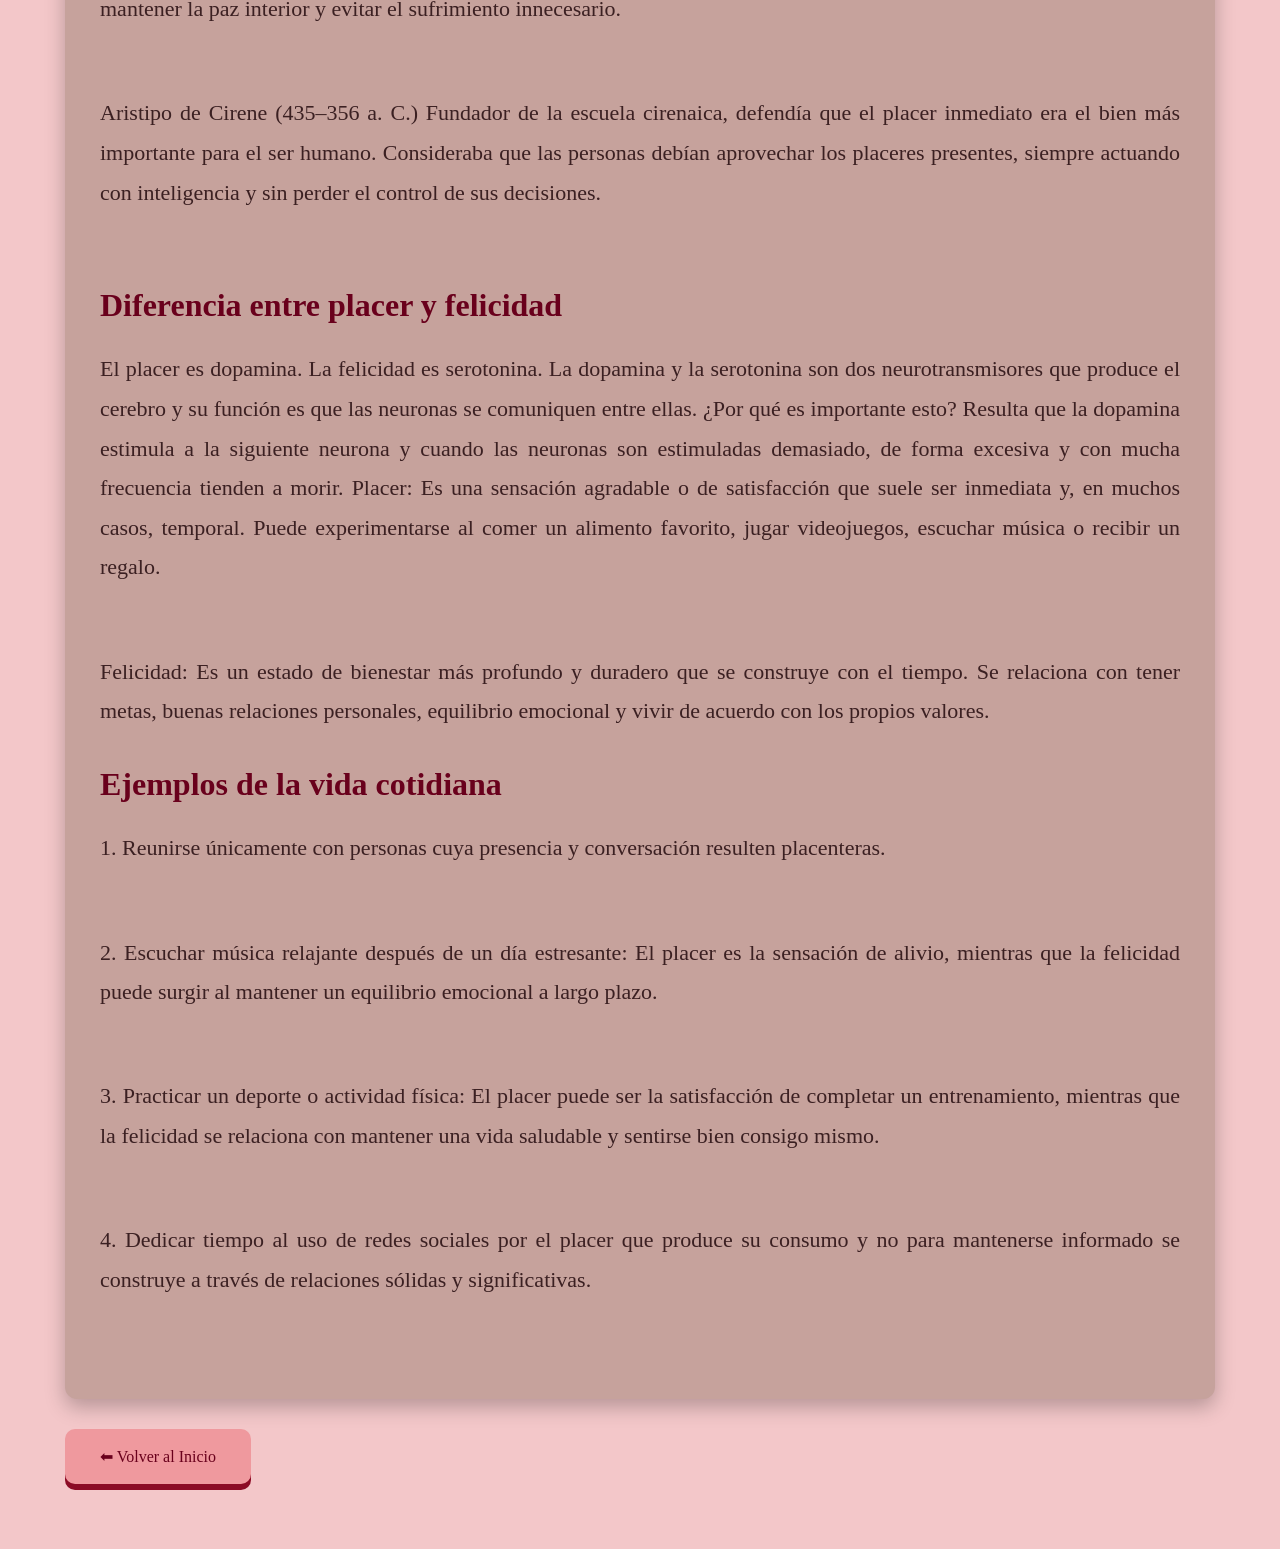
<file: HTML/hedonismo.html>
<!DOCTYPE html>
<html lang="es">

<head>

<meta charset="UTF-8">
<meta name="viewport" content="width=device-width, initial-scale=1.0">

<title>¿Qué es el Hedonismo?</title>

<link rel="stylesheet" href="../CSS/main.css">
<link rel="stylesheet" href="../CSS/PÁGINA HEDONISMO.css">

</head>

<body>

<header>

<div class="cuadrito"></div>

<h1>¿Qué es el Hedonismo?</h1>

</header>

<main class="paginaHedonismo">

<img src="../Imagenes/Picuro.png" class="imagenPrincipal" alt="Representación del hedonismo">

<div class="tituloCaja">

<h2>¿Qué es el Hedonismo?</h2>

</div>

<div class="texto">

<h3>Definición</h3>

<p>
    
El hedonismo es una corriente filosófica
 que sostiene que el placer es uno de los bienes más importantes para el ser humano
  y que influye en el valor de sus acciones. Su nombre proviene del griego hēdonḗ, que significa "placer". 
  Según esta filosofía, las personas buscan naturalmente aquello que les genera bienestar, satisfacción y felicidad,
   evitando el dolor y el sufrimiento. Sin embargo, el hedonismo no consiste únicamente en buscar placeres 
   materiales o momentáneos; algunas de sus corrientes, como la propuesta por Epicuro, enseñan 
 que la verdadera satisfacción se alcanza mediante una vida equilibrada, moderada y libre de excesos.
</p>

<br>

<h3>Origen</h3>

<p>

El hedonismo surgió en la Antigua Grecia alrededor del siglo IV a. C.,
 cuando diversos filósofos comenzaron a preguntarse cuál era el propósito de la vida humana.
  Durante este período aparecieron dos importantes escuelas: la escuela cirenaica, fundada por Aristipo de Cirene, 
  quien defendía la búsqueda del placer inmediato, y la escuela epicúrea, creada por Epicuro de Samos, quien 
  proponía alcanzar una felicidad duradera mediante la moderación, la amistad y la tranquilidad del espíritu. 
  Más tarde, durante la Edad Media, esta corriente fue criticada por gran parte del pensamiento cristiano, 
 que consideraba que el exceso de placer podía alejar a las personas de la vida espiritual.
</p>

<br>

<h3>Principales representantes</h3>

<p>
    Epicuro de Samos (341–270 a. C.)

Fue el principal representante del hedonismo epicúreo. 
Enseñaba que la verdadera felicidad no dependía de los lujos ni de los placeres excesivos,
 sino de llevar una vida sencilla, cultivar la amistad, mantener la paz interior y evitar el 
 sufrimiento innecesario.
 </p>
 
<br>

 <p>

 Aristipo de Cirene (435–356 a. C.)

Fundador de la escuela cirenaica, defendía que el placer inmediato era el bien más importante para el 
ser humano. Consideraba que las personas debían aprovechar los placeres presentes, 
siempre actuando con inteligencia y sin perder el control de sus decisiones.
</p>

<br>

<h3>Diferencia entre placer y felicidad</h3>
    
 <p>
   El placer es dopamina. La felicidad es serotonina. La dopamina y la
serotonina son dos neurotransmisores que produce el cerebro y su
función es que las neuronas se comuniquen entre ellas. ¿Por qué es
importante esto? Resulta que la dopamina estimula a la siguiente
neurona y cuando las neuronas son estimuladas demasiado, de forma
excesiva y con mucha frecuencia tienden a morir.

    Placer: Es una sensación agradable o de satisfacción que suele ser inmediata y, en muchos casos, temporal. 
    Puede experimentarse al comer un alimento favorito, jugar videojuegos, escuchar música o recibir un regalo.
 </p>

<br>

 <p>
    Felicidad: Es un estado de bienestar más profundo y duradero que se construye con el tiempo. 
    Se relaciona con tener metas, buenas relaciones personales,
     equilibrio emocional y vivir de acuerdo con los propios valores.
 </p>

 <h3>Ejemplos de la vida cotidiana</h3>

 <p>
    
    1. Reunirse únicamente con personas cuya presencia y conversación
resulten placenteras.
 </p>

 <br>

 <p>
    2. Escuchar música relajante después de un día estresante: El placer es la sensación de alivio, mientras que la felicidad puede surgir al mantener un equilibrio emocional a largo plazo.
 </p>

<br>

 <p>
    3. Practicar un deporte o actividad física: El placer puede ser la satisfacción de completar un entrenamiento, mientras que la felicidad se relaciona con mantener una vida saludable y sentirse bien consigo mismo.
 </p>

<br>

 <p>
    4. Dedicar tiempo al uso de redes sociales por el placer que produce su
    consumo y no para mantenerse informado se construye a través de relaciones sólidas y significativas.
 </p>

<br>

</div>

<a href="index.html" class="volver">

⬅ Volver al Inicio

</a>

</main>

</body>

</html>
</file>
<file: docs/CSS/main.css>
@import url("RESET GENERAL.css");
@import url("TIPOGRAFÍAS.css");
@import url("HEADER.css");
@import url("LAYOUT.css");
@import url("LOGO.css");
@import url("BOTONES.css");
@import url("INTEGRANTES.css");
@import url("DESCRIPCIÓN.css");
@import url("ANIMACIONES.css");
@import url("RESPONSIVE.css");
@import url("PÁGINA HEDONISMO.css");
</file>
<file: CSS/main.css>
@import url("RESET GENERAL.css");
@import url("TIPOGRAFÍAS.css");
@import url("HEADER.css");
@import url("LAYOUT.css");
@import url("LOGO.css");
@import url("BOTONES.css");
@import url("INTEGRANTES.css");
@import url("DESCRIPCIÓN.css");
@import url("ANIMACIONES.css");
@import url("RESPONSIVE.css");
@import url("PÁGINA HEDONISMO.css");
</file>
<file: Estilo.css>
*{

margin:0;
padding:0;
box-sizing:border-box;

}

body{

background:#f3c7c9;
font-family: Georgia, serif;
}

header{

height:80px;

background:#EF999E;

border:5px solid #8C0B25;

display:flex;

align-items:center;

padding-left:15px;

}

.cuadrito{

width:45px;
height:45px;

background:#820513f4;

margin-right:15px;

}

header h1{

font-size:38px;

color:#69001C;

}

.contenedor{

display:flex;

padding:35px;

gap:40px;

}

.izquierda{

width:420px;

display:flex;

flex-direction:column;

align-items:center;

}

.btn{

width:100%;

height:70px;

margin-bottom:18px;

font-size:38px;

background:#EF999E;

border:none;

color:#69001C;

box-shadow:0px 6px 0px #35040e;

cursor:pointer;

transition:.2s;

font-family: Georgia, serif;
}

.btn:hover{

transform:translateY(-3px);

}

.integrantes{

width:100%;

height:380px;

background:#510202ef;

padding:20px;

font-size:25px;

color:#f3c7d3;

display:flex;

flex-direction:column;

gap:18px;

}

.derecha{

flex:1;

display:flex;

flex-direction:column;

}

.titulo{

width:95%;

height:90px;

margin:auto;

background:#EF999E;

border:none;

box-shadow:0px 6px 0px #8C0B25;

font-size:40px;

color:#69001C;

font-family: Georgia, serif;
margin-bottom:35px;

cursor:pointer;

}

.descripcion{

width:100%;

height:500px;

background:#510202ef;

margin-bottom:30px;

.descripcion{

border:4px solid #c9adb2;

border-radius:10px;

}
}

.opciones{

display:grid;

grid-template-columns:1fr 1fr;

gap:18px;

}

.btn2{

display:flex;
justify-content:center;
align-items:center;

height:80px;

background:#EF999E;
box-shadow:0px 6px 0px #8C0B25;

font-size:35px;
color:#69001C;

text-decoration:none;

transition:.2s;

font-family: Georgia, serif;

}

.btn2:hover{

transform:translateY(-3px);

background:#f8aab1;
.descripcion{

border-radius:10px;

}

.integrantes{

border-radius:10px;

}
}
body{
   font-family: Georgia, serif;
}
.logo{
    width:300px;
    height:300px;
    border-radius:50%;
    background:rgb(255, 255, 255);

    display:flex;
    justify-content:center;
    align-items:center;

    overflow:hidden;
}

.logo img{
    width:98%;
    height:auto;
}
.logo{

transition:.4s;

}
.logo{

position:relative;

overflow:hidden;

}

.logo::before{

content:"";

position:absolute;

top:0;
left:-120%;

width:60%;
height:100%;

background:rgba(255,255,255,.5);

transform:skewX(-25deg);

transition:.8s;

}

.logo:hover::before{

left:150%;

}
.logo:hover{

box-shadow:

0 0 20px #f3f3f3,

0 0 40px #ffffff,

0 0 70px #fdfdfd;
}
.logo{

    display:flex;
    justify-content:center;
    align-items:center;

    overflow:hidden;

    margin-top:15px;  
    margin-bottom:15px;

}
.paginaHedonismo{

width:95%;

margin:auto;

padding:25px;

}

.imagenPrincipal{

width:100%;

height:330px;

object-fit:cover;

border-radius:8px;

box-shadow:0px 4px 12px rgba(0,0,0,.4);

margin-bottom:30px;

}

.tituloCaja{

background:#EF999E;

padding:25px;

text-align:center;

font-size:25px;

color:#69001C;

box-shadow:0px 6px 0px #8C0B25;

margin-bottom:30px;

}

.texto{

background:#C6A29C;

padding:35px;

font-size:22px;

line-height:1.8;

text-align:justify;

border-radius:8px;

box-shadow:0px 5px 10px rgba(0,0,0,.25);

margin-bottom:30px;

}

.texto h3{

margin-bottom:15px;

color:#69001C;

}

.volver{

display:inline-block;

padding:18px 30px;

background:#EF999E;

color:#69001C;

text-decoration:none;

font-size:22px;

box-shadow:0px 6px 0px #8C0B25;

transition:.3s;

}

.volver:hover{

transform:translateY(-3px);

}

.imagenPrincipal{

    width:100%;

    height:350px;

    object-fit:cover;

    border-radius:20px;

    box-shadow:0 15px 50px rgba(0,0,0,.3);

    margin-bottom:30px;

}
.descripcion{

    width:100%;

    background:#510202ef;

    padding:35px;

    border-radius:12px;

    box-shadow:0px 8px 18px rgba(0,0,0,.25);

}

/* Texto de la descripción */

.descripcion p{

    font-family: Georgia, serif;

    font-size:24px;

    color:#F8D6D8;

    text-align:justify;

    line-height:1.8;

}

/* Título "Objetivo" */

.descripcion h3{

    font-family:'Pixelify Sans', Georgia, serif;

    font-size:38px;

    color:#EF999E;

    text-align:center;

    margin:15px 0;

    text-shadow:2px 2px 5px rgba(0,0,0,.4);
}
</file>
<file: docs/CSS/PÁGINA HEDONISMO.css>
.paginaHedonismo{

    width:95%;
    max-width:1200px;

    margin:40px auto;

    padding:25px;

}

/* Imagen principal */

.imagenPrincipal {
    width: 100%;
    height: 500%; 
    border-radius: 20px;
    box-shadow: 0px 15px 50px rgba(0,0,0,.30);
    margin-bottom: 30px;
}

/* Caja del título */

.tituloCaja{

    background:#EF999E;

    color:#69001C;

    text-align:center;

    padding:25px;

    margin-bottom:30px;

    border-radius:12px;

    box-shadow:0px 6px 0px #8C0B25;

}

.tituloCaja h2{

    font-size:42px;

}

/* Caja del contenido */

.texto{

    background:#C6A29C;

    padding:35px;

    border-radius:12px;

    box-shadow:0px 8px 20px rgba(0,0,0,.25);

    margin-bottom:30px;

}

/* Subtítulos */

.texto h3{

    font-size:32px;

    color:#69001C;

    margin-bottom:15px;

}

/* Párrafos */

.texto p{

    font-size:22px;

    color:#3B2022;

    line-height:1.8;

    text-align:justify;

    margin-bottom:25px;

}

/* Listas */

.texto ul{

    margin-left:35px;

    margin-bottom:25px;

}

.texto li{

    font-size:22px;

    color:#3B2022;

    margin-bottom:12px;

}

/* Botón volver */

.volver{

    display:inline-block;

    padding:18px 35px;

    background:#EF999E;

    color:#69001C;

    text-decoration:none;

    border-radius:10px;

    box-shadow:0px 6px 0px #8C0B25;

    transition:.3s;

}

.volver:hover{

    transform:translateY(-4px);

    background:#f8aab1;

}
/*========================
PÁGINA SOCIEDAD
========================*/

.paginaSociedad{

    width:95%;
    margin:auto;
    padding:25px;

}

/*========================
INTRO
========================*/

.introCaja{

    background:#C6A29C;

    padding:30px;

    margin:30px 0;

    border-radius:12px;

    box-shadow:0px 8px 18px rgba(0,0,0,.25);

}

/*========================
CONTENIDO
========================*/

.contenidoSociedad{

    display:flex;

    gap:60px;

    align-items:flex-start;

}

/*========================
TEXTO
========================*/

.textoSociedad{

    flex:3;

    background:#C6A29C;

    padding:35px;

    border-radius:12px;

    box-shadow:0px 8px 18px rgba(0,0,0,.25);

}

.textoSociedad section{

    margin-bottom:50px;

}

.textoSociedad h3{

    font-family:'Cinzel', serif;

    color:#69001C;

    font-size:34px;

    margin-bottom:20px;

}

.textoSociedad p{

    font-family:'Merriweather', serif;

    font-size:22px;

    line-height:1.8;

    text-align:justify;

}

/*========================
IMÁGENES
========================*/

.imagenesSociedad{

    flex:1;

    display:flex;

    flex-direction:column;

    gap:250px;

}

.imagenesSociedad img{

    width:100%;

    height:220px;

    object-fit:cover;

    border-radius:12px;

    box-shadow:0px 8px 18px rgba(252, 103, 103, 0.993);

}

/*========================
principal actividad xd
========================*/

.actividad{

    display:flex;
    justify-content:center;
    align-items:center;

    padding:50px 20px;

}

/*========================
tarejta
========================*/

.tarjeta{

    width:900px;
    max-width:100%;

    background:#510202ef;

    border:4px solid #c9adb2;
    border-radius:15px;

    padding:40px;

    box-shadow:0px 10px 25px rgba(0,0,0,.30);

}

/*========================
titulo
========================*/

#titulo{

    font-family:'Cinzel', serif;

    font-size:42px;

    color:#EF999E;

    text-align:center;

    margin-bottom:20px;

}

/*========================
intro
========================*/

.intro{

    font-family:'Merriweather', serif;

    font-size:20px;

    color:#F8D6D8;

    text-align:center;

    line-height:1.8;

    margin-bottom:35px;

}

/*========================
barra de porcentaje :VV
========================*/

.barra{

    width:100%;

    height:15px;

    background:#d4b6ba;

    border-radius:20px;

    overflow:hidden;

    margin-bottom:25px;

}

#progreso{

    width:0%;

    height:100%;

    background:#EF999E;

    transition:.5s;

}

/*========================
contador 
========================*/

#contador{

    font-family:'Cinzel', serif;

    color:#EF999E;

    font-size:22px;

    text-align:center;

    margin-bottom:30px;

}

/*========================
pregunta xd
========================*/

#pregunta{

    font-family:'Merriweather', serif;

    font-size:27px;

    color:#ffffff;

    line-height:1.7;

    text-align:center;

    margin-bottom:35px;

}

/*========================
opciones xd
========================*/

#opciones{

    display:flex;

    flex-direction:column;

    gap:18px;

    margin-bottom:30px;

}

.opcion{

    background:#EF999E;

    color:#69001C;

    border:none;

    padding:18px;

    font-size:24px;

    font-family:'Cinzel', serif;

    cursor:pointer;

    border-radius:10px;

    box-shadow:0px 6px 0px #8C0B25;

    transition:.25s;

}

.opcion:hover{

    transform:translateY(-4px);

    background:#f8aab1;

}

/*========================
comenzar actividad xd
========================*/

#boton{

    display:block;

    margin:auto;

    width:280px;

    height:65px;

    background:#EF999E;

    color:#69001C;

    border:none;

    border-radius:10px;

    font-size:28px;

    font-family:'Cinzel', serif;

    cursor:pointer;

    box-shadow:0px 6px 0px #8C0B25;

    transition:.25s;

}

#boton:hover{

    transform:translateY(-4px);

    background:#f8aab1;

}

/*========================
reflexion de la ocpion :v
========================*/

#reflexion{

    display:none;

    margin-top:35px;

    padding:25px;

    background:rgba(255,255,255,.08);

    border-left:6px solid #EF999E;

    border-radius:10px;

    color:#F8D6D8;

    font-family:'Merriweather', serif;

    line-height:1.8;

    font-size:20px;

}


/*========================
respsive xd
========================*/

@media(max-width:768px){

    .tarjeta{

        padding:25px;

    }

    #titulo{

        font-size:32px;

    }

    #pregunta{

        font-size:22px;

    }

    .opcion{

        font-size:20px;

    }

    #boton{

        width:100%;

    }

}
</file>
<file: docs/CSS/FALACIAS.css>
.bg-foto {
    width: 100%;
    height: 100%;
    object-fit: cover;
    border-radius: 20px;
    opacity: 0.25;
    filter: sepia(20%) contrast(90%);
    border: 3px solid #d4af37;
}           
.mapa-conceptual {
    display: flex;
    flex-direction: column;
    align-items: center;
    width: 100%;
    max-width: 1300px;
    margin: 20px auto;
    box-sizing: border-box;
}


.nodo-principal {
    background-color: #EF999E;
    border: 3px solid #000000;
    border-radius: 35px;
    padding: 10px 35px;
    box-shadow: 4px 4px 0px #000000;
    text-align: center;
    z-index: 2;
}

.nodo-principal h2 {
    margin: 0;
    font-size: 1.5rem;
}


.linea-vertical-principal {
    width: 3px;
    height: 30px;
    background-color: #000000;
}


.contenedor-ramas {
    display: flex;
    justify-content: center;
    gap: 15px;
    width: 100%;
    position: relative;
    flex-wrap: wrap;
    align-items: stretch; /* <-- Iguala la altura de todas las columnas */
}

/* Línea horizontal superior en pantallas grandes */
@media (min-width: 992px) {
    .contenedor-ramas::before {
        content: '';
        position: absolute;
        top: 0;
        left: 8%;
        right: 8%;
        height: 3px;
        background-color: #000000;
    }
}

/* Cada columna/tarjeta */
.tarjeta-falacia {
    display: flex;
    flex-direction: column;
    align-items: center;
    flex: 1 1 200px;
    max-width: 240px;
    min-width: 200px;
    position: relative;
    margin-top: 20px;
}

/* Línea conectora superior */
.tarjeta-falacia::before {
    content: '';
    width: 3px;
    height: 20px;
    background-color: #000000;
    position: absolute;
    top: -20px;
}

/* 1. CÁPSULAS DE TÍTULOS (Alto y Ancho idénticos para las 5) */
.titulo-falacia {
    background-color: #69001C;
    color:#ffffff;
    border: 3px solid #000000;
    border-radius: 20px;
    padding: 5px 10px;
    text-align: center;
    box-shadow: 3px 3px 0px #000000;
    
    width: 200px;         /* <--- ANCHO FIJO */
    height: 55px;         /* <--- ALTO FIJO */
    
    display: flex;
    align-items: center;
    justify-content: center;
    box-sizing: border-box;
    z-index: 1;
}

/* 2. CUADROS DE CONTENIDO (Alto y Ancho idénticos para los 5) */
.contenido-falacia {
    background-color: #ffffff;
    border: 3px solid #000000;
    border-radius: 12px;
    padding: 15px;
    box-shadow: 4px 4px 0px #000000;
    
    width: 220px;         /* <--- ANCHO FIJO */
    height: 320px;        /* <--- ALTO FIJO PARA TODOS */
    
    box-sizing: border-box;
    text-align: left;
    font-size: 0.85rem;
    overflow-y: auto;     /* Muestra barra de scroll solo si el texto llega a salirse */
}

.titulo-falacia h3 {
    margin: 0;
    font-size: 1rem;
}

/* Línea intermedia */
.linea-intermedia {
    width: 3px;
    height: 15px;
    background-color: #000000;
}

/* Cuadro con el texto de la falacia */
.contenido-falacia {
    background-color: #ce8585;
    border: 3px solid #000000;
    border-radius: 12px;
    padding: 15px;
    box-shadow: 4px 4px 0px #000000;
    width: 100%;
    box-sizing: border-box;
    text-align: left;
    font-size: 0.9rem;
    flex: 1; /* <-- Estira todas las cajas blancas a la misma altura */
    display: flex;
    flex-direction: column;
}

.contenido-falacia p {
    margin: 0 0 10px 0;
    line-height: 1.35;
}

.contenido-falacia p:last-child {
    margin-bottom: 0;
}
</file>
<file: CSS/PÁGINA HEDONISMO.css>
.paginaHedonismo{

    width:95%;
    max-width:1200px;

    margin:40px auto;

    padding:25px;

}

/* Imagen principal */

.imagenPrincipal{

    width:100%;
    height:350px;

    object-fit:cover;

    border-radius:20px;

    box-shadow:0px 15px 50px rgba(0,0,0,.30);

    margin-bottom:30px;

}

/* Caja del título */

.tituloCaja{

    background:#EF999E;

    color:#69001C;

    text-align:center;

    padding:25px;

    margin-bottom:30px;

    border-radius:12px;

    box-shadow:0px 6px 0px #8C0B25;

}

.tituloCaja h2{

    font-size:42px;

}

/* Caja del contenido */

.texto{

    background:#C6A29C;

    padding:35px;

    border-radius:12px;

    box-shadow:0px 8px 20px rgba(0,0,0,.25);

    margin-bottom:30px;

}

/* Subtítulos */

.texto h3{

    font-size:32px;

    color:#69001C;

    margin-bottom:15px;

}

/* Párrafos */

.texto p{

    font-size:22px;

    color:#3B2022;

    line-height:1.8;

    text-align:justify;

    margin-bottom:25px;

}

/* Listas */

.texto ul{

    margin-left:35px;

    margin-bottom:25px;

}

.texto li{

    font-size:22px;

    color:#3B2022;

    margin-bottom:12px;

}

/* Botón volver */

.volver{

    display:inline-block;

    padding:18px 35px;

    background:#EF999E;

    color:#69001C;

    text-decoration:none;

    border-radius:10px;

    box-shadow:0px 6px 0px #8C0B25;

    transition:.3s;

}

.volver:hover{

    transform:translateY(-4px);

    background:#f8aab1;

}
/*========================
PÁGINA SOCIEDAD
========================*/

.paginaSociedad{

    width:95%;
    margin:auto;
    padding:25px;

}

/*========================
INTRO
========================*/

.introCaja{

    background:#C6A29C;

    padding:30px;

    margin:30px 0;

    border-radius:12px;

    box-shadow:0px 8px 18px rgba(0,0,0,.25);

}

/*========================
CONTENIDO
========================*/

.contenidoSociedad{

    display:flex;

    gap:60px;

    align-items:flex-start;

}

/*========================
TEXTO
========================*/

.textoSociedad{

    flex:3;

    background:#C6A29C;

    padding:35px;

    border-radius:12px;

    box-shadow:0px 8px 18px rgba(0,0,0,.25);

}

.textoSociedad section{

    margin-bottom:50px;

}

.textoSociedad h3{

    font-family:'Cinzel', serif;

    color:#69001C;

    font-size:34px;

    margin-bottom:20px;

}

.textoSociedad p{

    font-family:'Merriweather', serif;

    font-size:22px;

    line-height:1.8;

    text-align:justify;

}

/*========================
IMÁGENES
========================*/

.imagenesSociedad{

    flex:1;

    display:flex;

    flex-direction:column;

    gap:25px;

}

.imagenesSociedad img{

    width:100%;

    height:220px;

    object-fit:cover;

    border-radius:12px;

    box-shadow:0px 8px 18px rgba(0,0,0,.25);

}
</file>
